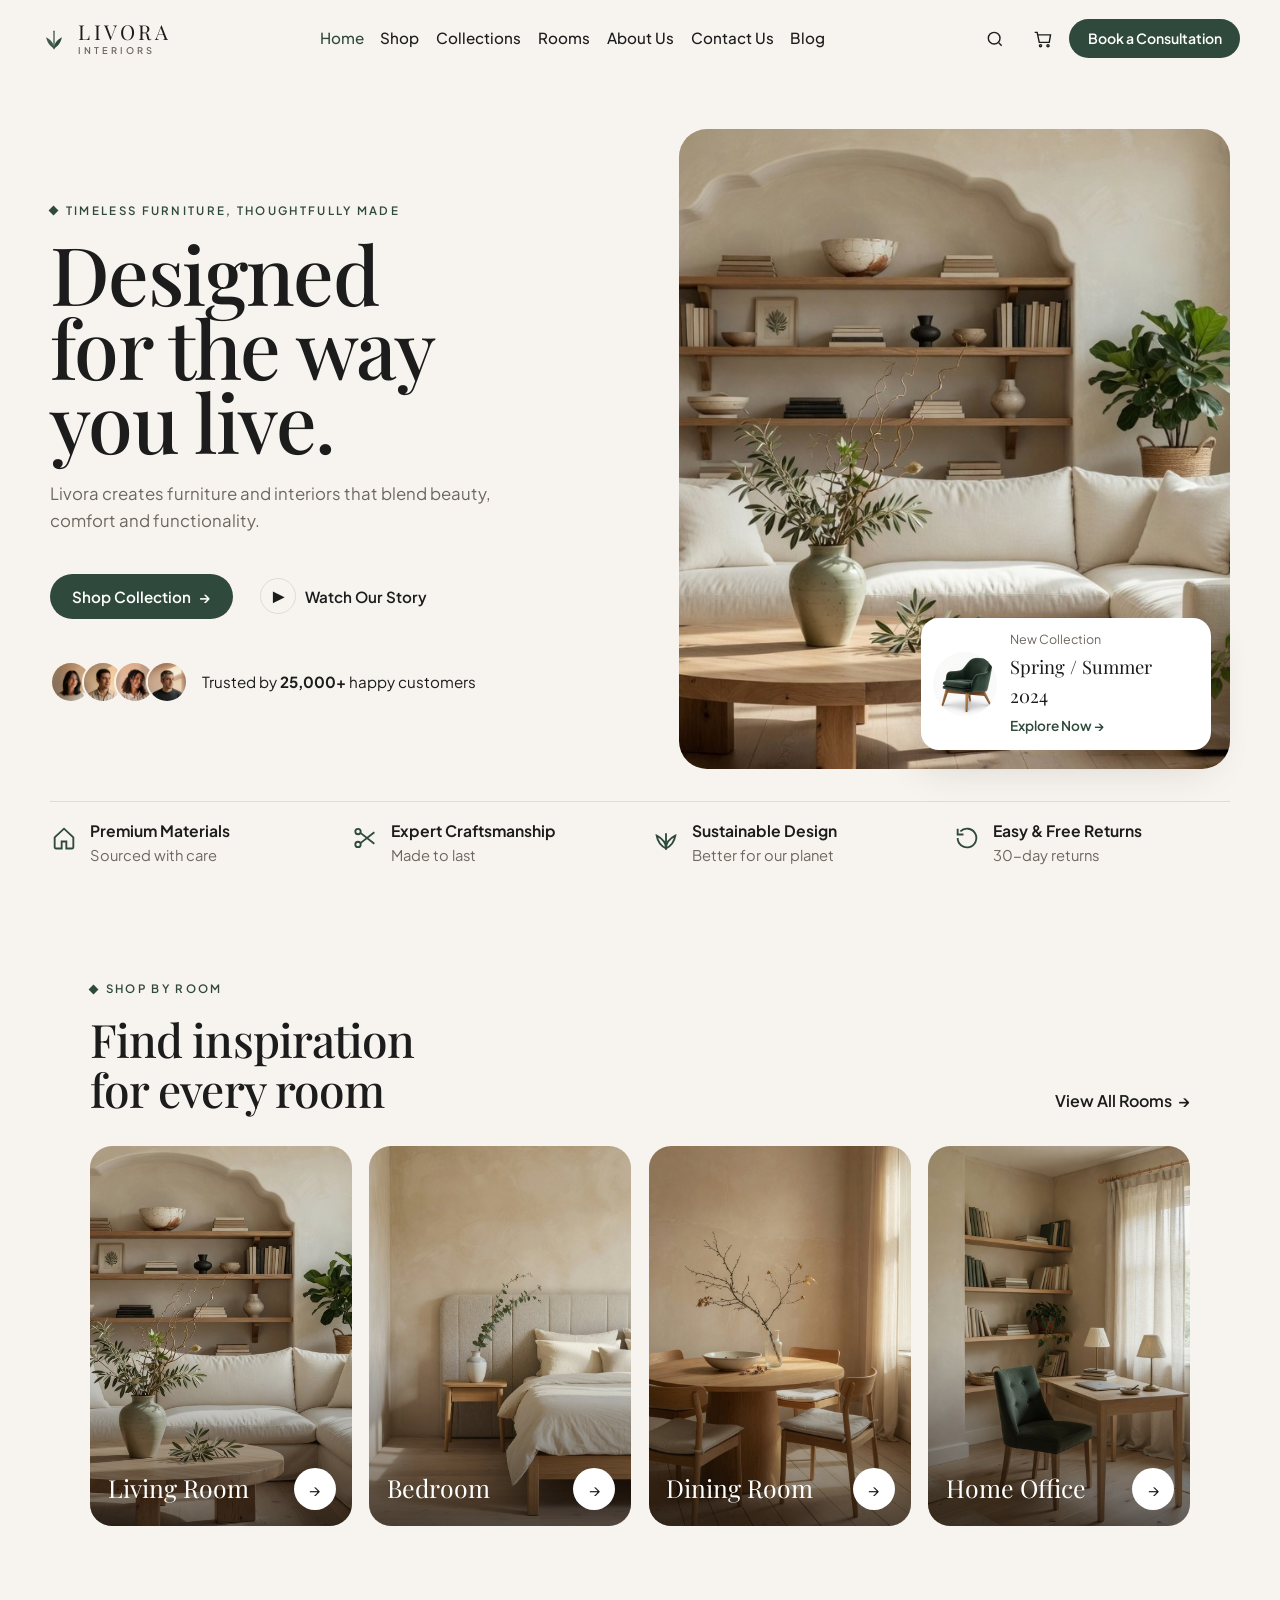
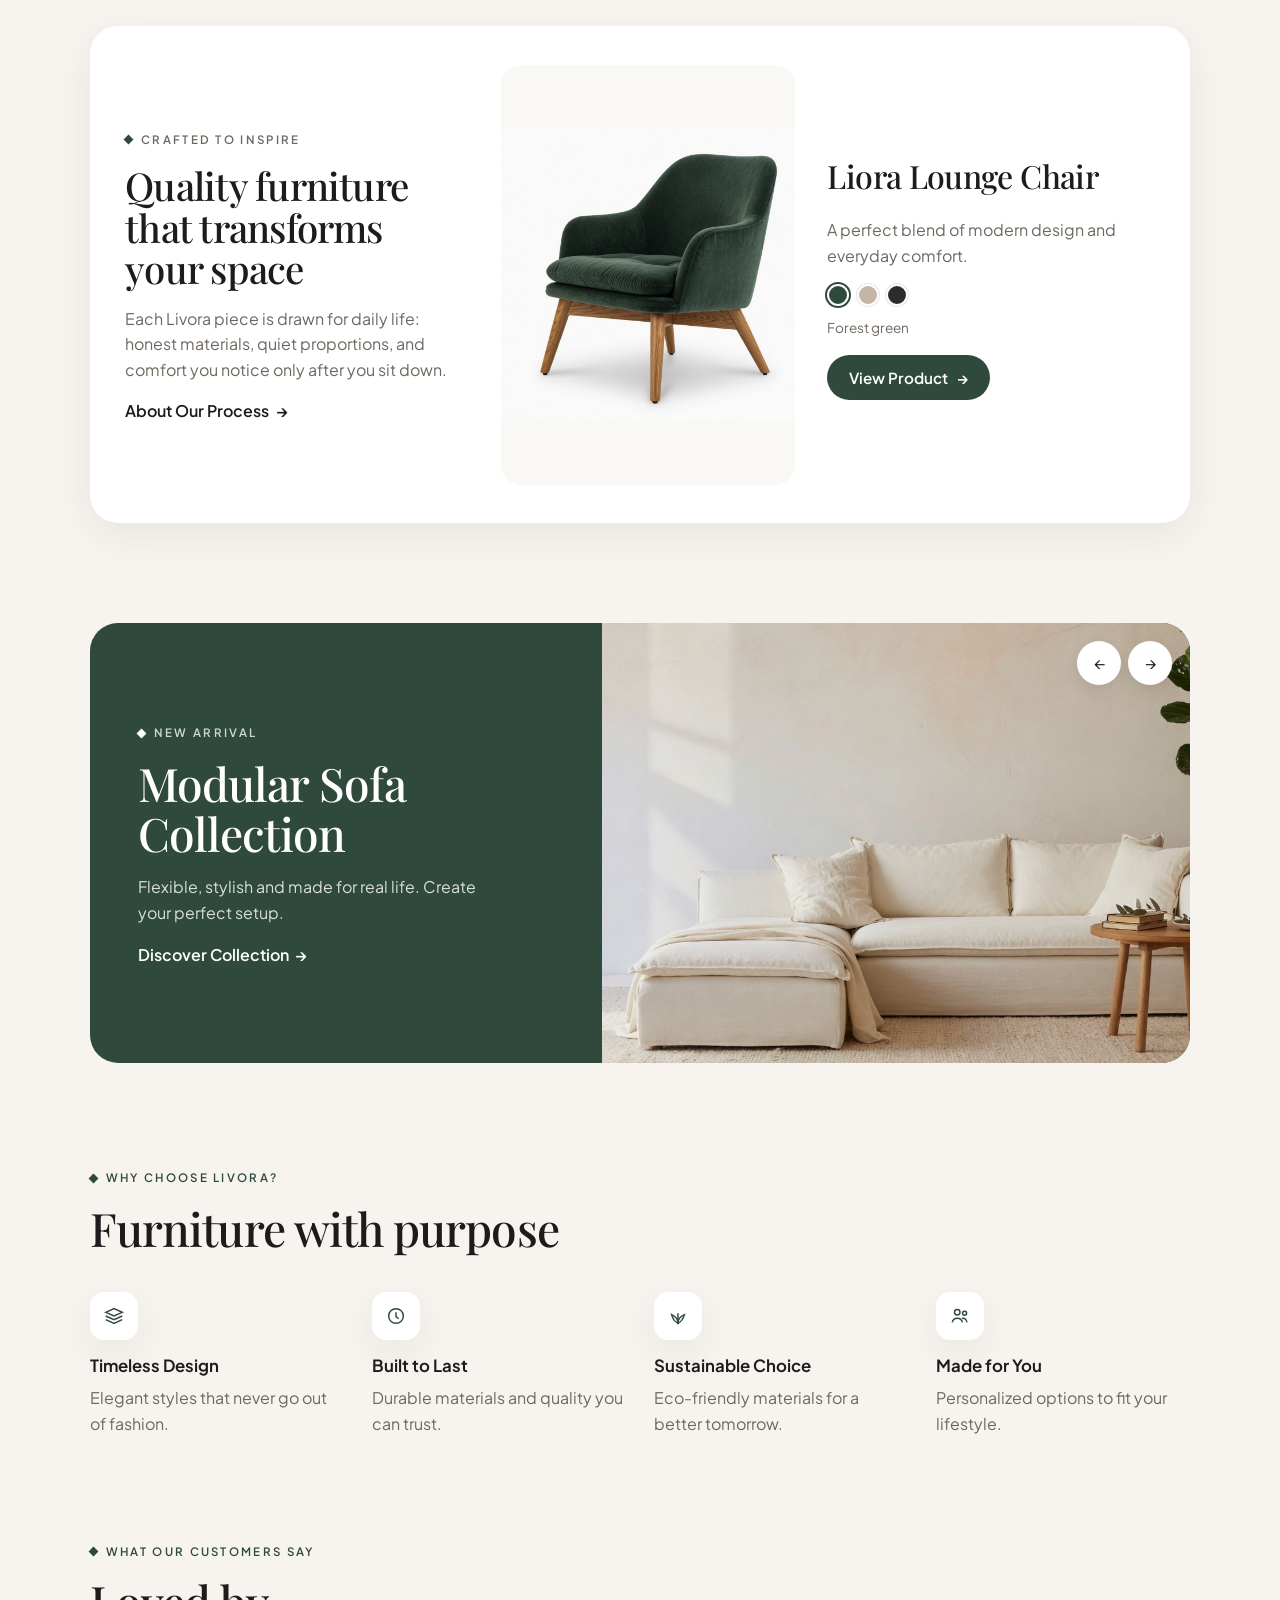
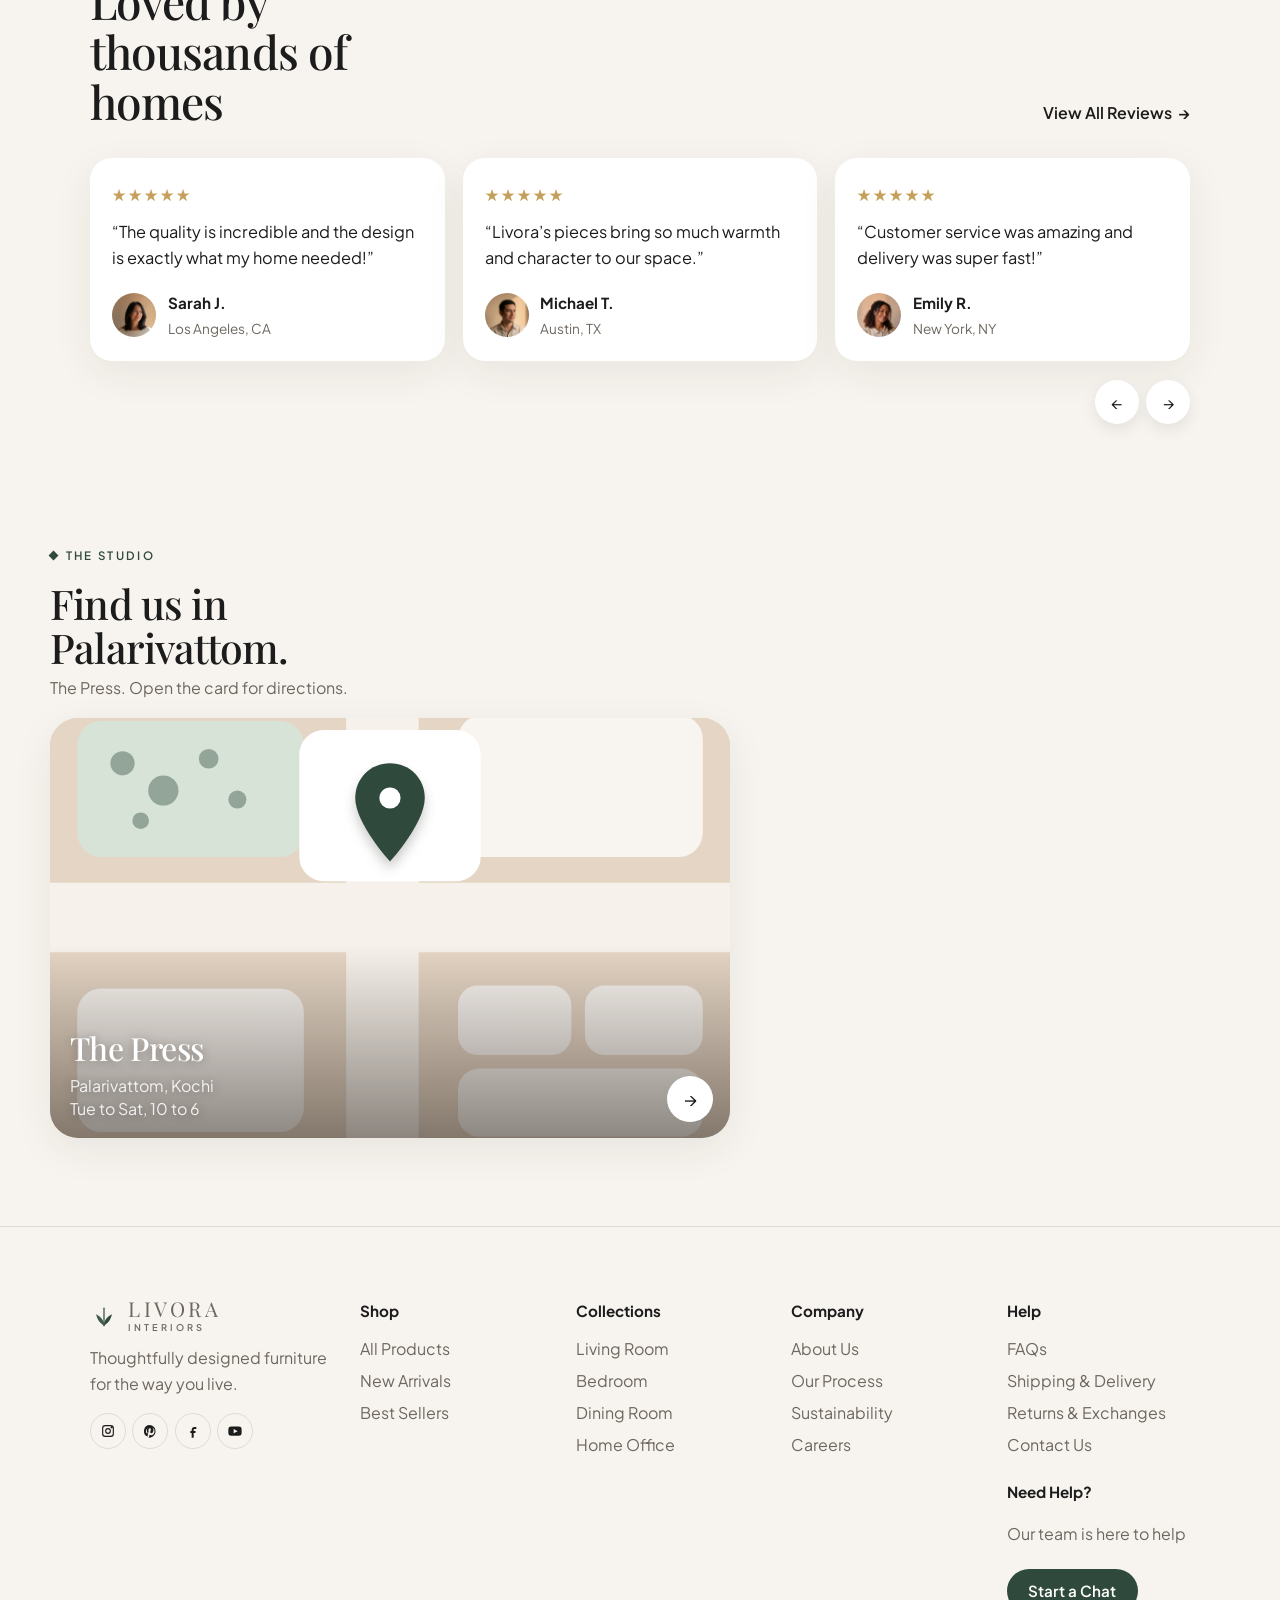
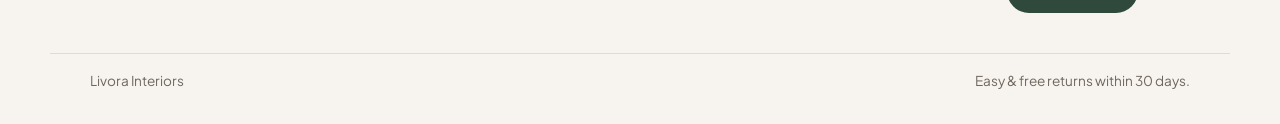
<file: index.html>
<!DOCTYPE html>
<html lang="en">
<head>
  <meta charset="UTF-8">
  <meta name="viewport" content="width=device-width, initial-scale=1">
  <title>Livora Interiors — Designed for the way you live</title>
  <meta name="description" content="Livora creates furniture and interiors that blend beauty, comfort and functionality.">
  <meta name="theme-color" content="#F7F4EF">
  <link rel="icon" href="favicon.svg" type="image/svg+xml">
  <link rel="preconnect" href="https://fonts.googleapis.com">
  <link rel="preconnect" href="https://fonts.gstatic.com" crossorigin>
  <link href="https://fonts.googleapis.com/css2?family=Playfair+Display:ital,wght@0,500;0,600;1,500&family=Plus+Jakarta+Sans:wght@400;500;600;700&display=swap" rel="stylesheet">
  <link rel="stylesheet" href="styles.css">
</head>
<body>
  <a class="skip" href="#main">Skip to content</a>
  <header class="site-header" id="header">
    <a class="logo" href="index.html">
      <svg viewBox="0 0 32 32" aria-hidden="true"><path d="M16 27c0-7 5-11 9-13-1.4 7-5.2 10.4-9 13Z" fill="#2F4A3C"/><path d="M16 27c0-7-5-11-9-13 1.4 7 5.2 10.4 9 13Z" fill="#3D5A4A"/><path d="M16 27V7" stroke="#2F4A3C" stroke-width="1.4" stroke-linecap="round"/></svg>
      <span class="logo-lockup"><span class="logo-name">Livora</span><span class="logo-sub">Interiors</span></span>
    </a>
    <button class="menu-btn" id="menu-btn" type="button" aria-expanded="false" aria-controls="nav">Menu</button>
    <nav class="nav" id="nav" aria-label="Primary">
      <a href="index.html" aria-current="page">Home</a>
      <a href="shop.html">Shop</a>
      <a href="collections.html">Collections</a>
      <a href="rooms.html">Rooms</a>
      <a href="about.html">About Us</a>
      <a href="contact.html">Contact Us</a>
      <a href="blog.html">Blog</a>
    </nav>
    <div class="header-tools">
      <button class="icon-btn" type="button" id="open-search" aria-label="Search">
        <svg width="20" height="20" viewBox="0 0 24 24" fill="none" stroke="currentColor" stroke-width="1.7"><circle cx="11" cy="11" r="7"/><path d="M20 20l-3.5-3.5"/></svg>
      </button>
      <button class="icon-btn" type="button" id="open-cart" aria-label="Cart">
        <svg width="20" height="20" viewBox="0 0 24 24" fill="none" stroke="currentColor" stroke-width="1.7"><path d="M6 7h15l-1.5 9h-12L5 4H2"/><circle cx="9" cy="20" r="1.3"/><circle cx="18" cy="20" r="1.3"/></svg>
        <span class="cart-count" id="cart-count">0</span>
      </button>
      <button class="btn btn-primary" type="button" data-open="consult">Book a Consultation</button>
    </div>
  </header>

  <main id="main">
    <section class="hero wrap" aria-labelledby="hero-title">
      <div class="hero-copy">
        <p class="eyebrow"><span class="diamond" aria-hidden="true"></span> Timeless furniture, thoughtfully made</p>
        <h1 id="hero-title">Designed<br>for the way<br>you live.</h1>
        <p class="lede">Livora creates furniture and interiors that blend beauty, comfort and functionality.</p>
        <div class="hero-ctas">
          <a class="btn btn-primary" href="shop.html">Shop Collection <span class="arrow" aria-hidden="true">→</span></a>
          <button class="btn btn-primary mobile-book" type="button" data-open="consult">Book a Consultation</button>
          <button class="btn btn-ghost" type="button" data-open="story"><span class="play" aria-hidden="true">▶</span> Watch Our Story</button>
        </div>
        <div class="proof">
          <div class="avatars" aria-hidden="true">
            <img src="images/avatar-1.jpg" alt="">
            <img src="images/avatar-2.jpg" alt="">
            <img src="images/avatar-3.jpg" alt="">
            <img src="images/avatar-4.jpg" alt="">
          </div>
          <p>Trusted by <strong>25,000+</strong> happy customers</p>
        </div>
      </div>
      <div class="hero-media">
        <img src="images/hero.jpg" alt="A cream sectional sofa, round oak coffee table, and an arched niche of shelves in a sunlit living room.">
        <a class="float-card" href="collections.html">
          <img src="images/chair.jpg" alt="">
          <div>
            <p class="float-kicker">New Collection</p>
            <p class="float-title">Spring / Summer 2024</p>
            <span>Explore Now →</span>
          </div>
        </a>
      </div>
    </section>

    <section class="trust wrap" aria-label="Promises">
      <article>
        <svg width="28" height="28" viewBox="0 0 24 24" fill="none" stroke="currentColor" stroke-width="1.6" aria-hidden="true"><path d="M4 11.5 12 4l8 7.5V20a1 1 0 0 1-1 1h-5v-6H10v6H5a1 1 0 0 1-1-1v-8.5Z"/></svg>
        <div><h3>Premium Materials</h3><p>Sourced with care</p></div>
      </article>
      <article>
        <svg width="28" height="28" viewBox="0 0 24 24" fill="none" stroke="currentColor" stroke-width="1.6" aria-hidden="true"><circle cx="6" cy="6.5" r="2.3"/><circle cx="6" cy="17.5" r="2.3"/><path d="M8.1 7.6 20 17"/><path d="M8.1 16.4 20 7"/></svg>
        <div><h3>Expert Craftsmanship</h3><p>Made to last</p></div>
      </article>
      <article>
        <svg width="28" height="28" viewBox="0 0 24 24" fill="none" stroke="currentColor" stroke-width="1.6" aria-hidden="true"><path d="M12 21c0-6 4-9 8-11-1 6-4 9-8 11Z"/><path d="M12 21c0-6-4-9-8-11 1 6 4 9 8 11Z"/><path d="M12 21V8"/></svg>
        <div><h3>Sustainable Design</h3><p>Better for our planet</p></div>
      </article>
      <article>
        <svg width="28" height="28" viewBox="0 0 24 24" fill="none" stroke="currentColor" stroke-width="1.6" aria-hidden="true"><path d="M4 12a8 8 0 1 0 2.3-5.6"/><path d="M4 4v5h5"/></svg>
        <div><h3>Easy &amp; Free Returns</h3><p>30-day returns</p></div>
      </article>
    </section>

    <section class="section" id="rooms-home">
      <div class="wrap">
        <div class="section-head">
          <div>
            <p class="eyebrow"><span class="diamond" aria-hidden="true"></span> Shop by room</p>
            <h2>Find inspiration for every room</h2>
          </div>
          <a class="link" href="rooms.html">View All Rooms <span class="arrow">→</span></a>
        </div>
        <div class="rooms">
          <a class="room-card" href="rooms.html#living">
            <img src="images/living.jpg" alt="Cream sectional and oak table in a living room.">
            <span class="room-label">Living Room</span>
            <span class="room-go" aria-hidden="true">→</span>
          </a>
          <a class="room-card" href="rooms.html#bedroom">
            <img src="images/bedroom.jpg" alt="Linen bed and oak night table in a calm bedroom.">
            <span class="room-label">Bedroom</span>
            <span class="room-go" aria-hidden="true">→</span>
          </a>
          <a class="room-card" href="rooms.html#dining">
            <img src="images/dining.jpg" alt="Round oak dining table with linen-seated chairs.">
            <span class="room-label">Dining Room</span>
            <span class="room-go" aria-hidden="true">→</span>
          </a>
          <a class="room-card" href="rooms.html#office">
            <img src="images/office.jpg" alt="Oak desk and green chair in a home office.">
            <span class="room-label">Home Office</span>
            <span class="room-go" aria-hidden="true">→</span>
          </a>
        </div>
      </div>
    </section>

    <section class="section" style="padding-top:0">
      <div class="wrap">
        <div class="feature">
          <div>
            <p class="eyebrow"><span class="diamond" aria-hidden="true"></span> Crafted to inspire</p>
            <h2>Quality furniture that transforms your space</h2>
            <p>Each Livora piece is drawn for daily life: honest materials, quiet proportions, and comfort you notice only after you sit down.</p>
            <a class="link" href="about.html">About Our Process <span class="arrow">→</span></a>
          </div>
          <div class="feature-photo">
            <img src="images/chair.jpg" alt="Liora Lounge Chair in forest-green velvet with oak legs.">
          </div>
          <div>
            <h3 class="serif" style="font-size:2rem;margin:0">Liora Lounge Chair</h3>
            <p>A perfect blend of modern design and everyday comfort.</p>
            <div class="swatches" role="group" aria-label="Colors">
              <button class="swatch is-on" type="button" style="--c:#2F4A3C" data-color="Forest green" aria-label="Forest green"></button>
              <button class="swatch" type="button" style="--c:#C4B5A5" data-color="Taupe" aria-label="Taupe"></button>
              <button class="swatch" type="button" style="--c:#2C2C2C" data-color="Charcoal" aria-label="Charcoal"></button>
            </div>
            <p class="color-name" id="color-name">Forest green</p>
            <a class="btn btn-primary" href="product.html?id=liora&color=Forest%20green">View Product <span class="arrow">→</span></a>
          </div>
        </div>
      </div>
    </section>

    <section class="section" style="padding-top:0" aria-roledescription="carousel" aria-label="New arrival">
      <div class="wrap">
        <div class="arrival">
          <div class="arrival-nav">
            <button class="circle" type="button" id="arrival-prev" aria-label="Previous arrival">←</button>
            <button class="circle" type="button" id="arrival-next" aria-label="Next arrival">→</button>
          </div>
          <div class="arrival-copy">
            <p class="eyebrow" id="arrival-kicker"><span class="diamond" aria-hidden="true"></span> New arrival</p>
            <h2 id="arrival-title">Modular Sofa Collection</h2>
            <p id="arrival-copy">Flexible, stylish and made for real life. Create your perfect setup.</p>
            <a class="link" id="arrival-link" href="collections.html">Discover Collection <span class="arrow">→</span></a>
          </div>
          <div class="arrival-photo">
            <img id="arrival-img" src="images/modular.jpg" alt="Modular cream sofa on a beige rug with a side table and a tall plant.">
          </div>
        </div>
      </div>
    </section>

    <section class="section" style="padding-top:0">
      <div class="wrap">
        <p class="eyebrow"><span class="diamond" aria-hidden="true"></span> Why choose Livora?</p>
        <h2>Furniture with purpose</h2>
        <div class="why">
          <article>
            <div class="icon-blob" aria-hidden="true">
              <svg width="22" height="22" viewBox="0 0 24 24" fill="none" stroke="currentColor" stroke-width="1.6"><path d="M3 8l9-4 9 4-9 4-9-4Z"/><path d="M3 12l9 4 9-4"/><path d="M3 16l9 4 9-4"/></svg>
            </div>
            <h3>Timeless Design</h3>
            <p>Elegant styles that never go out of fashion.</p>
          </article>
          <article>
            <div class="icon-blob" aria-hidden="true">
              <svg width="22" height="22" viewBox="0 0 24 24" fill="none" stroke="currentColor" stroke-width="1.6"><circle cx="12" cy="12" r="8"/><path d="M12 8v5l3 2"/></svg>
            </div>
            <h3>Built to Last</h3>
            <p>Durable materials and quality you can trust.</p>
          </article>
          <article>
            <div class="icon-blob" aria-hidden="true">
              <svg width="22" height="22" viewBox="0 0 24 24" fill="none" stroke="currentColor" stroke-width="1.6"><path d="M12 20c0-5 3.5-8 7-9.5C17.5 16 15 18.5 12 20Z"/><path d="M12 20c0-5-3.5-8-7-9.5C6.5 16 9 18.5 12 20Z"/><path d="M12 20V9"/></svg>
            </div>
            <h3>Sustainable Choice</h3>
            <p>Eco-friendly materials for a better tomorrow.</p>
          </article>
          <article>
            <div class="icon-blob" aria-hidden="true">
              <svg width="22" height="22" viewBox="0 0 24 24" fill="none" stroke="currentColor" stroke-width="1.6"><circle cx="9" cy="8" r="3"/><circle cx="17" cy="9" r="2.2"/><path d="M3.5 19c.6-3 2.8-4.5 5.5-4.5S14 16 14.6 19"/><path d="M14 14.6c1.4-.4 2.6-.2 4 .8 1 1.2 1.4 2.4 1.6 3.6"/></svg>
            </div>
            <h3>Made for You</h3>
            <p>Personalized options to fit your lifestyle.</p>
          </article>
        </div>
      </div>
    </section>

    <section class="section" style="padding-top:0" id="reviews">
      <div class="wrap">
        <div class="section-head">
          <div>
            <p class="eyebrow"><span class="diamond" aria-hidden="true"></span> What our customers say</p>
            <h2>Loved by thousands of homes</h2>
          </div>
          <a class="link" href="blog.html">View All Reviews <span class="arrow">→</span></a>
        </div>
        <div class="reviews" id="review-track">
          <article class="review">
            <div class="stars" aria-label="5 stars">★★★★★</div>
            <blockquote>“The quality is incredible and the design is exactly what my home needed!”</blockquote>
            <div class="who"><img src="images/avatar-1.jpg" alt=""><div><strong>Sarah J.</strong><span>Los Angeles, CA</span></div></div>
          </article>
          <article class="review">
            <div class="stars" aria-label="5 stars">★★★★★</div>
            <blockquote>“Livora’s pieces bring so much warmth and character to our space.”</blockquote>
            <div class="who"><img src="images/avatar-2.jpg" alt=""><div><strong>Michael T.</strong><span>Austin, TX</span></div></div>
          </article>
          <article class="review">
            <div class="stars" aria-label="5 stars">★★★★★</div>
            <blockquote>“Customer service was amazing and delivery was super fast!”</blockquote>
            <div class="who"><img src="images/avatar-3.jpg" alt=""><div><strong>Emily R.</strong><span>New York, NY</span></div></div>
          </article>
        </div>
        <div class="carousel-row">
          <button class="circle" type="button" id="review-prev" aria-label="Previous reviews">←</button>
          <button class="circle" type="button" id="review-next" aria-label="Next reviews">→</button>
        </div>
      </div>
    </section>

    <section class="store-map wrap" id="store-map" aria-label="Store location">
      <p class="eyebrow"><span class="diamond"></span> The studio</p>
      <h2>Find us in Palarivattom.</h2>
      <p class="lede muted">The Press. Open the card for directions.</p>
      <a class="map-visit" href="https://www.google.com/maps/search/?api=1&amp;query=Palarivattom%2C%20Kochi" target="_blank" rel="noopener noreferrer" aria-label="Directions to The Press in Palarivattom, Kochi. Open Tuesday to Saturday, 10 to 6.">
        <svg viewBox="0 0 900 620" preserveAspectRatio="xMidYMid slice" aria-hidden="true">
          <rect width="900" height="620" fill="#e4d5c4"/>
          <path d="M0 250h900v92H0z" fill="#f6f1ea"/>
          <path d="M392 0h96v620h-96z" fill="#f6f1ea"/>
          <g fill="#f8f4ef">
            <rect x="540" y="28" width="324" height="188" rx="32"/>
            <rect x="36" y="390" width="300" height="190" rx="32"/>
            <rect x="540" y="386" width="150" height="92" rx="26"/>
            <rect x="540" y="496" width="324" height="90" rx="28"/>
            <rect x="708" y="386" width="156" height="92" rx="26"/>
          </g>
          <rect x="36" y="36" width="300" height="180" rx="32" fill="#d7e3d6"/>
          <g fill="#2F4A3C" opacity="0.4">
            <circle cx="96" cy="92" r="16"/>
            <circle cx="150" cy="128" r="20"/>
            <circle cx="210" cy="86" r="13"/>
            <circle cx="248" cy="140" r="12"/>
            <circle cx="120" cy="168" r="11"/>
          </g>
          <rect x="330" y="48" width="240" height="200" rx="32" fill="#fff"/>
          <g style="filter:drop-shadow(0px 10px 8px rgba(28,22,16,0.22))">
            <path d="M450 92c-26 0-46 20-46 46 0 34 46 84 46 84s46-50 46-84c0-26-20-46-46-46z" fill="#2F4A3C"/>
            <circle cx="450" cy="138" r="14" fill="#fff"/>
          </g>
        </svg>
        <span class="map-copy">
          <strong>The Press</strong>
          <span>Palarivattom, Kochi</span>
          <span>Tue to Sat, 10 to 6</span>
        </span>
        <span class="map-go" aria-hidden="true">→</span>
      </a>
    </section>
  </main>

  <footer class="footer">
    <div class="wrap footer-grid">
      <div>
        <a class="logo" href="index.html">
          <svg viewBox="0 0 32 32" aria-hidden="true" width="28" height="28"><path d="M16 27c0-7 5-11 9-13-1.4 7-5.2 10.4-9 13Z" fill="#2F4A3C"/><path d="M16 27c0-7-5-11-9-13 1.4 7 5.2 10.4 9 13Z" fill="#3D5A4A"/><path d="M16 27V7" stroke="#2F4A3C" stroke-width="1.4" stroke-linecap="round"/></svg>
          <span class="logo-lockup"><span class="logo-name">Livora</span><span class="logo-sub">Interiors</span></span>
        </a>
        <p class="brand-blurb">Thoughtfully designed furniture for the way you live.</p>
        <div class="socials" aria-label="Social">
          <a href="https://instagram.com" aria-label="Instagram"><svg width="16" height="16" viewBox="0 0 24 24" fill="none" stroke="currentColor" stroke-width="1.7"><rect x="4" y="4" width="16" height="16" rx="4"/><circle cx="12" cy="12" r="3.5"/><circle cx="17.5" cy="6.5" r="0.8" fill="currentColor"/></svg></a>
          <a href="https://pinterest.com" aria-label="Pinterest"><svg width="16" height="16" viewBox="0 0 24 24" fill="currentColor"><path d="M12 3a9 9 0 0 0-3.3 17.4c-.1-.7-.2-1.8 0-2.6l1.3-5.4s-.3-.7-.3-1.7c0-1.6.9-2.8 2.1-2.8 1 0 1.5.7 1.5 1.6 0 1-.6 2.4-.9 3.8-.3 1.1.5 2 1.6 2 1.9 0 3.2-2.4 3.2-5.3 0-2.2-1.5-3.8-4.2-3.8A4.6 4.6 0 0 0 7.4 12c0 .9.3 1.8.7 2.3.1.1.1.2.1.3l-.3 1c0 .2-.2.2-.3.1-1.1-.5-1.6-1.8-1.6-3.3 0-2.7 2.3-5.9 6.8-5.9 3.6 0 6 2.6 6 5.4 0 3.7-2 6.5-5 6.5-1 0-1.9-.5-2.3-1.2l-.6 2.4c-.2.8-.7 1.7-1.1 2.3A9 9 0 1 0 12 3Z"/></svg></a>
          <a href="https://facebook.com" aria-label="Facebook"><svg width="16" height="16" viewBox="0 0 24 24" fill="currentColor"><path d="M14 9h3V6h-3c-2.2 0-4 1.8-4 4v2H8v3h2v7h3v-7h2.6l.4-3H13v-2c0-.6.4-1 1-1Z"/></svg></a>
          <a href="https://youtube.com" aria-label="YouTube"><svg width="16" height="16" viewBox="0 0 24 24" fill="currentColor"><path d="M22 12.2s0-3.2-.4-4.6c-.2-.9-.9-1.6-1.8-1.8C18.2 5.4 12 5.4 12 5.4s-6.2 0-7.8.4c-.9.2-1.6.9-1.8 1.8C2 9 2 12.2 2 12.2s0 3.2.4 4.6c.2.9.9 1.6 1.8 1.8 1.6.4 7.8.4 7.8.4s6.2 0 7.8-.4c.9-.2 1.6-.9 1.8-1.8.4-1.4.4-4.6.4-4.6ZM10 15.5v-6.6l6 3.3-6 3.3Z"/></svg></a>
        </div>
      </div>
      <div>
        <h3>Shop</h3>
        <ul>
          <li><a href="shop.html">All Products</a></li>
          <li><a href="shop.html#new">New Arrivals</a></li>
          <li><a href="shop.html#best">Best Sellers</a></li>
        </ul>
      </div>
      <div>
        <h3>Collections</h3>
        <ul>
          <li><a href="rooms.html#living">Living Room</a></li>
          <li><a href="rooms.html#bedroom">Bedroom</a></li>
          <li><a href="rooms.html#dining">Dining Room</a></li>
          <li><a href="rooms.html#office">Home Office</a></li>
        </ul>
      </div>
      <div>
        <h3>Company</h3>
        <ul>
          <li><a href="about.html">About Us</a></li>
          <li><a href="about.html#process">Our Process</a></li>
          <li><a href="about.html#sustain">Sustainability</a></li>
          <li><a href="about.html#careers">Careers</a></li>
        </ul>
      </div>
      <div>
        <h3>Help</h3>
        <ul>
          <li><a href="blog.html#help">FAQs</a></li>
          <li><a href="blog.html#help">Shipping &amp; Delivery</a></li>
          <li><a href="blog.html#help">Returns &amp; Exchanges</a></li>
          <li><a href="contact.html">Contact Us</a></li>
        </ul>
        <h3 style="margin-top:1.4rem">Need Help?</h3>
        <p>Our team is here to help</p>
        <button class="btn btn-primary" type="button" data-open="chat" style="margin-top:.4rem">Start a Chat</button>
      </div>
    </div>
    <div class="wrap legal"><span>Livora Interiors</span><span>Easy &amp; free returns within 30 days.</span></div>
  </footer>

  <dialog id="consult">
    <button class="dialog-close" type="button" data-close>Close</button>
    <h2>Book a consultation</h2>
    <p class="muted">Tell us the room. This preview keeps your note in the browser.</p>
    <form id="consult-form">
      <label>Name<input name="name" required autocomplete="name"></label>
      <label>Email<input type="email" name="email" required autocomplete="email"></label>
      <label>Room
        <select name="room">
          <option>Living room</option>
          <option>Bedroom</option>
          <option>Dining room</option>
          <option>Home office</option>
        </select>
      </label>
      <button class="btn btn-primary" type="submit">Request a time <span class="arrow">→</span></button>
    </form>
  </dialog>

  <dialog id="story">
    <button class="dialog-close" type="button" data-close>Close</button>
    <h2>Watch our story</h2>
    <img src="images/hero.jpg" alt="The Livora living room" style="border-radius:16px;margin:0.8rem 0;height:220px;width:100%;object-fit:cover">
    <p class="muted">A short film from the workshop is still being cut. Until then, walk the collection room by room.</p>
    <a class="btn btn-primary" href="rooms.html">View the rooms <span class="arrow">→</span></a>
  </dialog>

  <dialog id="search">
    <button class="dialog-close" type="button" data-close>Close</button>
    <h2>Search</h2>
    <label>Find a piece<input id="search-input" type="search" placeholder="Chair, sofa, bedroom…"></label>
    <div class="search-list" id="search-list"></div>
  </dialog>

  <dialog id="cart">
    <button class="dialog-close" type="button" data-close>Close</button>
    <h2>Your cart</h2>
    <div id="cart-body"></div>
  </dialog>

  <dialog id="chat">
    <button class="dialog-close" type="button" data-close>Close</button>
    <h2>Start a chat</h2>
    <p class="muted">Our team is here to help. Leave a note and we’ll answer in this preview.</p>
    <form id="chat-form">
      <label>Message<textarea name="message" rows="4" required></textarea></label>
      <button class="btn btn-primary" type="submit">Send <span class="arrow">→</span></button>
    </form>
  </dialog>

  <script src="script.js"></script>
</body>
</html>
</file>
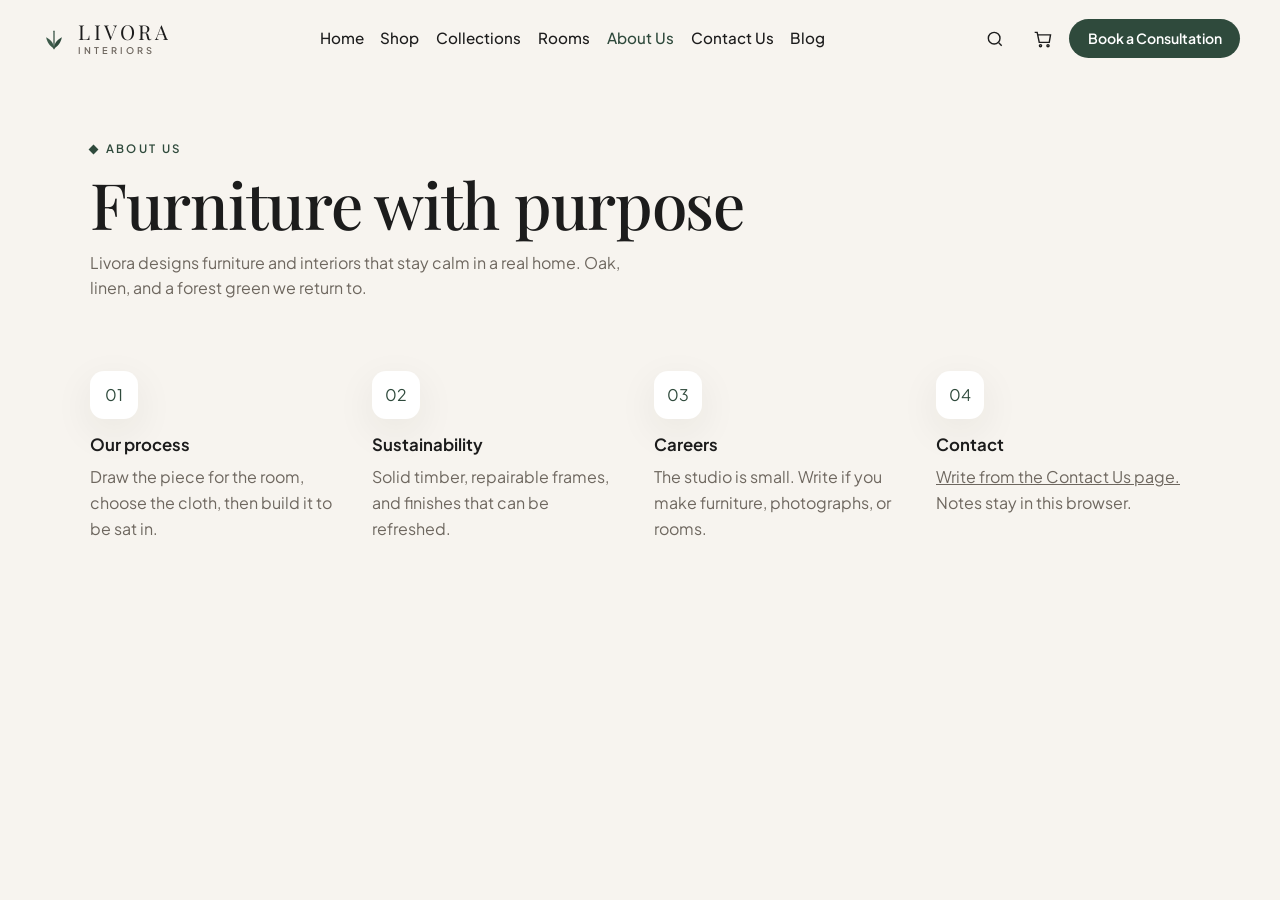
<file: about.html>
<!DOCTYPE html>
<html lang="en">
<head>
  <meta charset="UTF-8">
  <meta name="viewport" content="width=device-width, initial-scale=1">
  <title>About Us — Livora Interiors</title>
  <link rel="icon" href="favicon.svg" type="image/svg+xml">
  <link rel="preconnect" href="https://fonts.googleapis.com">
  <link rel="preconnect" href="https://fonts.gstatic.com" crossorigin>
  <link href="https://fonts.googleapis.com/css2?family=Playfair+Display:wght@500;600&family=Plus+Jakarta+Sans:wght@400;500;600;700&display=swap" rel="stylesheet">
  <link rel="stylesheet" href="styles.css">
</head>
<body>
  <header class="site-header" id="header">
    <a class="logo" href="index.html"><svg viewBox="0 0 32 32" aria-hidden="true"><path d="M16 27c0-7 5-11 9-13-1.4 7-5.2 10.4-9 13Z" fill="#2F4A3C"/><path d="M16 27c0-7-5-11-9-13 1.4 7 5.2 10.4 9 13Z" fill="#3D5A4A"/><path d="M16 27V7" stroke="#2F4A3C" stroke-width="1.4" stroke-linecap="round"/></svg><span class="logo-lockup"><span class="logo-name">Livora</span><span class="logo-sub">Interiors</span></span></a>
    <button class="menu-btn" id="menu-btn" type="button" aria-expanded="false" aria-controls="nav">Menu</button>
    <nav class="nav" id="nav" aria-label="Primary">
      <a href="index.html">Home</a><a href="shop.html">Shop</a><a href="collections.html">Collections</a><a href="rooms.html">Rooms</a><a href="about.html" aria-current="page">About Us</a><a href="contact.html">Contact Us</a><a href="blog.html">Blog</a>
    </nav>
    <div class="header-tools">
      <button class="icon-btn" type="button" id="open-search" aria-label="Search"><svg width="20" height="20" viewBox="0 0 24 24" fill="none" stroke="currentColor" stroke-width="1.7"><circle cx="11" cy="11" r="7"/><path d="M20 20l-3.5-3.5"/></svg></button>
      <button class="icon-btn" type="button" id="open-cart" aria-label="Cart"><svg width="20" height="20" viewBox="0 0 24 24" fill="none" stroke="currentColor" stroke-width="1.7"><path d="M6 7h15l-1.5 9h-12L5 4H2"/><circle cx="9" cy="20" r="1.3"/><circle cx="18" cy="20" r="1.3"/></svg><span class="cart-count" id="cart-count">0</span></button>
      <button class="btn btn-primary" type="button" data-open="consult">Book a Consultation</button>
    </div>
  </header>
  <main class="wrap" style="padding-bottom:4rem">
    <header class="subhero">
      <p class="eyebrow"><span class="diamond"></span> About us</p>
      <h1>Furniture with purpose</h1>
      <p class="muted" style="max-width:46ch">Livora designs furniture and interiors that stay calm in a real home. Oak, linen, and a forest green we return to.</p>
    </header>
    <div class="why">
      <article id="process"><div class="icon-blob">01</div><h3>Our process</h3><p>Draw the piece for the room, choose the cloth, then build it to be sat in.</p></article>
      <article id="sustain"><div class="icon-blob">02</div><h3>Sustainability</h3><p>Solid timber, repairable frames, and finishes that can be refreshed.</p></article>
      <article id="careers"><div class="icon-blob">03</div><h3>Careers</h3><p>The studio is small. Write if you make furniture, photographs, or rooms.</p></article>
      <article id="contact"><div class="icon-blob">04</div><h3>Contact</h3><p><a href="contact.html">Write from the Contact Us page.</a> Notes stay in this browser.</p></article>
    </div>
  </main>
  <dialog id="search"><button class="dialog-close" type="button" data-close>Close</button><h2>Search</h2><label>Find a piece<input id="search-input" type="search"></label><div class="search-list" id="search-list"></div></dialog>
  <dialog id="cart"><button class="dialog-close" type="button" data-close>Close</button><h2>Your cart</h2><div id="cart-body"></div></dialog>
  <dialog id="consult">
    <button class="dialog-close" type="button" data-close>Close</button>
    <h2>Book a consultation</h2>
    <p class="muted">Tell us the room. This preview keeps your note in the browser.</p>
    <form id="consult-form">
      <label>Name<input name="name" required autocomplete="name"></label>
      <label>Email<input type="email" name="email" required autocomplete="email"></label>
      <label>Room
        <select name="room">
          <option>Living room</option>
          <option>Bedroom</option>
          <option>Dining room</option>
          <option>Home office</option>
        </select>
      </label>
      <button class="btn btn-primary" type="submit">Request a time <span class="arrow">→</span></button>
    </form>
  </dialog>
  <script src="script.js"></script>
</body>
</html>
</file>
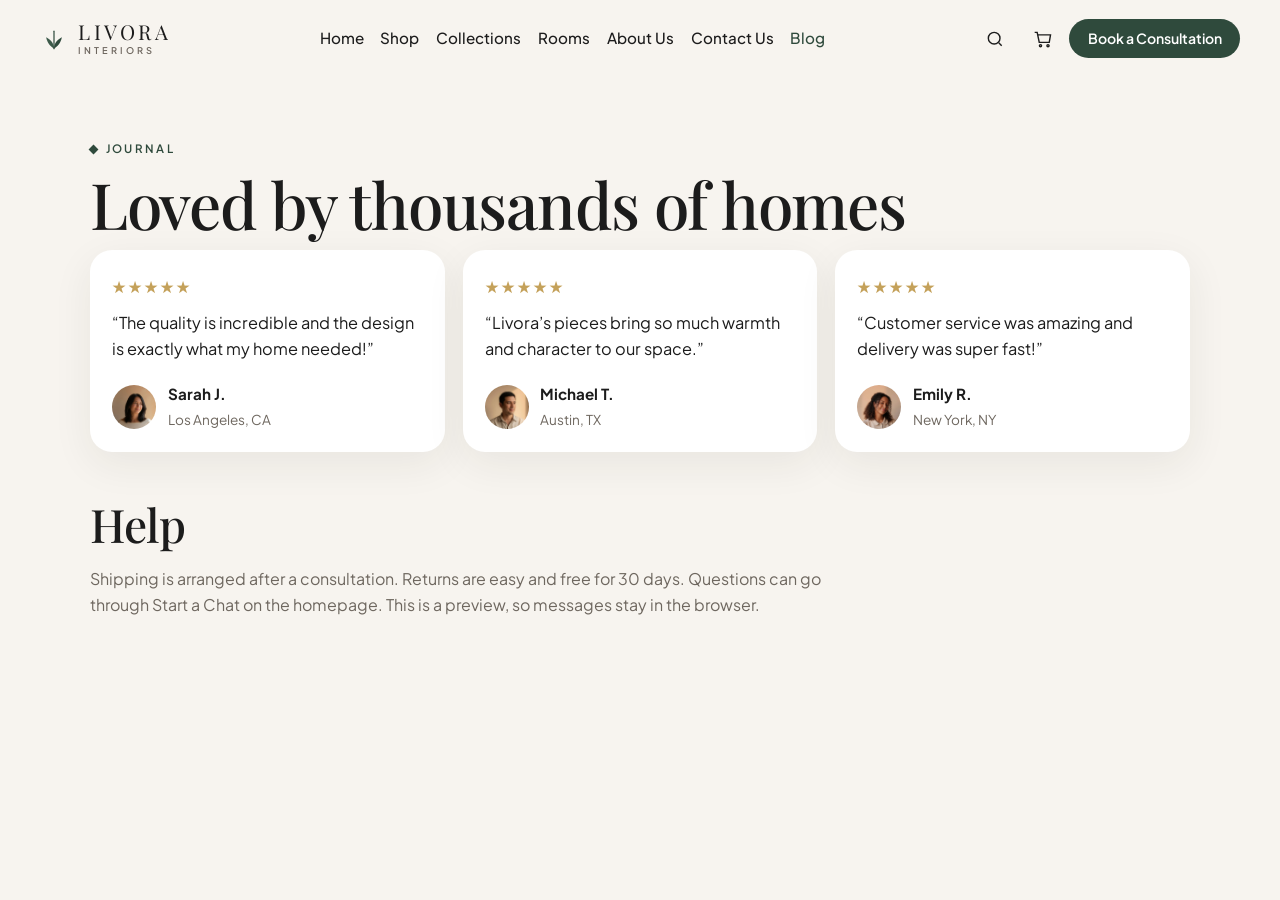
<file: blog.html>
<!DOCTYPE html>
<html lang="en">
<head>
  <meta charset="UTF-8">
  <meta name="viewport" content="width=device-width, initial-scale=1">
  <title>Blog — Livora Interiors</title>
  <link rel="icon" href="favicon.svg" type="image/svg+xml">
  <link rel="preconnect" href="https://fonts.googleapis.com">
  <link rel="preconnect" href="https://fonts.gstatic.com" crossorigin>
  <link href="https://fonts.googleapis.com/css2?family=Playfair+Display:wght@500;600&family=Plus+Jakarta+Sans:wght@400;500;600;700&display=swap" rel="stylesheet">
  <link rel="stylesheet" href="styles.css">
</head>
<body>
  <header class="site-header" id="header">
    <a class="logo" href="index.html"><svg viewBox="0 0 32 32" aria-hidden="true"><path d="M16 27c0-7 5-11 9-13-1.4 7-5.2 10.4-9 13Z" fill="#2F4A3C"/><path d="M16 27c0-7-5-11-9-13 1.4 7 5.2 10.4 9 13Z" fill="#3D5A4A"/><path d="M16 27V7" stroke="#2F4A3C" stroke-width="1.4" stroke-linecap="round"/></svg><span class="logo-lockup"><span class="logo-name">Livora</span><span class="logo-sub">Interiors</span></span></a>
    <button class="menu-btn" id="menu-btn" type="button" aria-expanded="false" aria-controls="nav">Menu</button>
    <nav class="nav" id="nav" aria-label="Primary">
      <a href="index.html">Home</a><a href="shop.html">Shop</a><a href="collections.html">Collections</a><a href="rooms.html">Rooms</a><a href="about.html">About Us</a><a href="contact.html">Contact Us</a><a href="blog.html" aria-current="page">Blog</a>
    </nav>
    <div class="header-tools">
      <button class="icon-btn" type="button" id="open-search" aria-label="Search"><svg width="20" height="20" viewBox="0 0 24 24" fill="none" stroke="currentColor" stroke-width="1.7"><circle cx="11" cy="11" r="7"/><path d="M20 20l-3.5-3.5"/></svg></button>
      <button class="icon-btn" type="button" id="open-cart" aria-label="Cart"><svg width="20" height="20" viewBox="0 0 24 24" fill="none" stroke="currentColor" stroke-width="1.7"><path d="M6 7h15l-1.5 9h-12L5 4H2"/><circle cx="9" cy="20" r="1.3"/><circle cx="18" cy="20" r="1.3"/></svg><span class="cart-count" id="cart-count">0</span></button>
      <button class="btn btn-primary" type="button" data-open="consult">Book a Consultation</button>
    </div>
  </header>
  <main class="wrap" style="padding-bottom:4rem">
    <header class="subhero">
      <p class="eyebrow"><span class="diamond"></span> Journal</p>
      <h1>Loved by thousands of homes</h1>
    </header>
    <div class="reviews">
      <article class="review"><div class="stars">★★★★★</div><blockquote>“The quality is incredible and the design is exactly what my home needed!”</blockquote><div class="who"><img src="images/avatar-1.jpg" alt=""><div><strong>Sarah J.</strong><span>Los Angeles, CA</span></div></div></article>
      <article class="review"><div class="stars">★★★★★</div><blockquote>“Livora’s pieces bring so much warmth and character to our space.”</blockquote><div class="who"><img src="images/avatar-2.jpg" alt=""><div><strong>Michael T.</strong><span>Austin, TX</span></div></div></article>
      <article class="review"><div class="stars">★★★★★</div><blockquote>“Customer service was amazing and delivery was super fast!”</blockquote><div class="who"><img src="images/avatar-3.jpg" alt=""><div><strong>Emily R.</strong><span>New York, NY</span></div></div></article>
    </div>
    <article id="help" style="margin-top:3rem;max-width:62ch">
      <h2>Help</h2>
      <p class="muted">Shipping is arranged after a consultation. Returns are easy and free for 30 days. Questions can go through Start a Chat on the homepage. This is a preview, so messages stay in the browser.</p>
    </article>
  </main>
  <dialog id="search"><button class="dialog-close" type="button" data-close>Close</button><h2>Search</h2><label>Find a piece<input id="search-input" type="search"></label><div class="search-list" id="search-list"></div></dialog>
  <dialog id="cart"><button class="dialog-close" type="button" data-close>Close</button><h2>Your cart</h2><div id="cart-body"></div></dialog>
  <dialog id="consult">
    <button class="dialog-close" type="button" data-close>Close</button>
    <h2>Book a consultation</h2>
    <p class="muted">Tell us the room. This preview keeps your note in the browser.</p>
    <form id="consult-form">
      <label>Name<input name="name" required autocomplete="name"></label>
      <label>Email<input type="email" name="email" required autocomplete="email"></label>
      <label>Room
        <select name="room">
          <option>Living room</option>
          <option>Bedroom</option>
          <option>Dining room</option>
          <option>Home office</option>
        </select>
      </label>
      <button class="btn btn-primary" type="submit">Request a time <span class="arrow">→</span></button>
    </form>
  </dialog>
  <script src="script.js"></script>
</body>
</html>
</file>
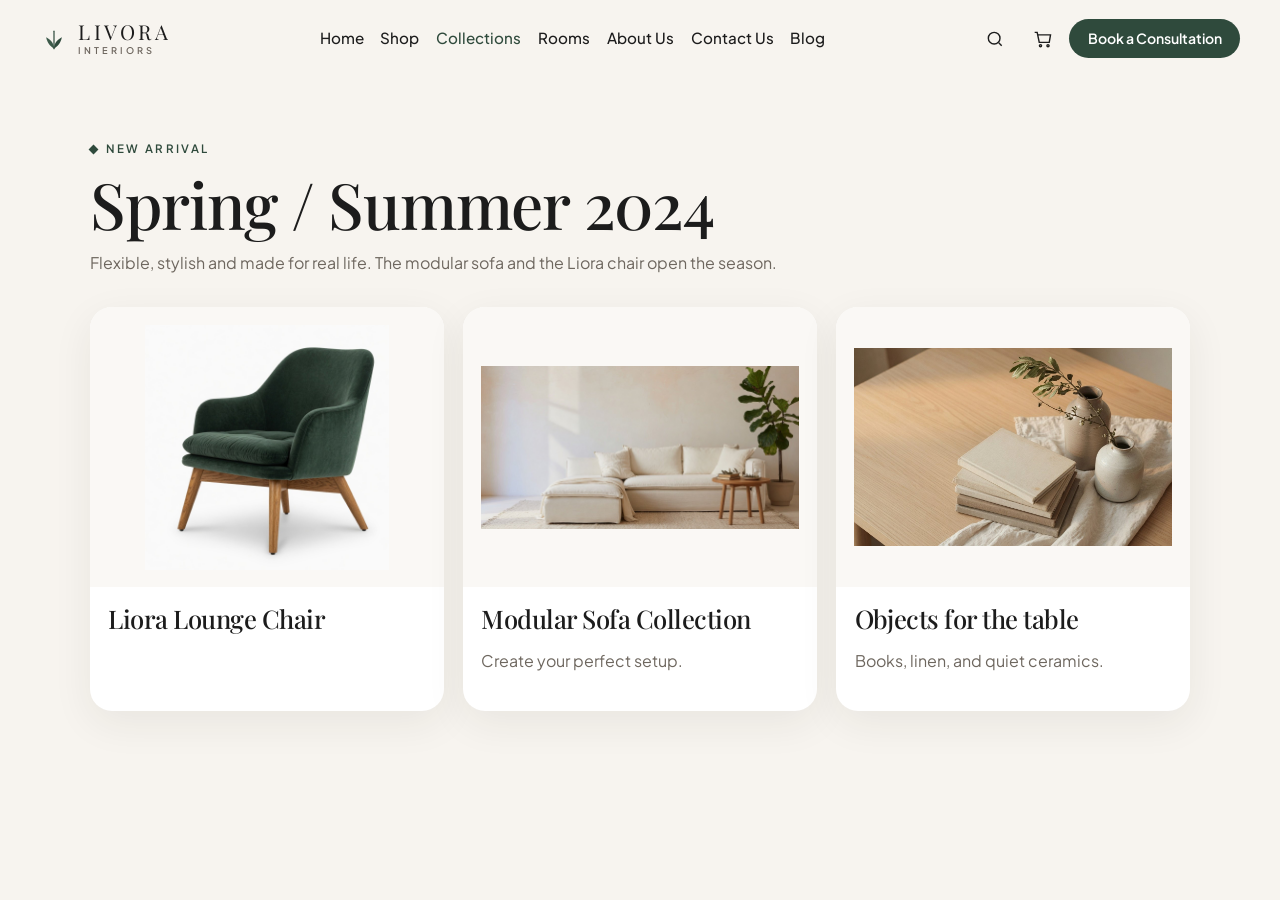
<file: collections.html>
<!DOCTYPE html>
<html lang="en">
<head>
  <meta charset="UTF-8">
  <meta name="viewport" content="width=device-width, initial-scale=1">
  <title>Collections — Livora Interiors</title>
  <link rel="icon" href="favicon.svg" type="image/svg+xml">
  <link rel="preconnect" href="https://fonts.googleapis.com">
  <link rel="preconnect" href="https://fonts.gstatic.com" crossorigin>
  <link href="https://fonts.googleapis.com/css2?family=Playfair+Display:wght@500;600&family=Plus+Jakarta+Sans:wght@400;500;600;700&display=swap" rel="stylesheet">
  <link rel="stylesheet" href="styles.css">
</head>
<body>
  <header class="site-header" id="header">
    <a class="logo" href="index.html"><svg viewBox="0 0 32 32" aria-hidden="true"><path d="M16 27c0-7 5-11 9-13-1.4 7-5.2 10.4-9 13Z" fill="#2F4A3C"/><path d="M16 27c0-7-5-11-9-13 1.4 7 5.2 10.4 9 13Z" fill="#3D5A4A"/><path d="M16 27V7" stroke="#2F4A3C" stroke-width="1.4" stroke-linecap="round"/></svg><span class="logo-lockup"><span class="logo-name">Livora</span><span class="logo-sub">Interiors</span></span></a>
    <button class="menu-btn" id="menu-btn" type="button" aria-expanded="false" aria-controls="nav">Menu</button>
    <nav class="nav" id="nav" aria-label="Primary">
      <a href="index.html">Home</a><a href="shop.html">Shop</a><a href="collections.html" aria-current="page">Collections</a><a href="rooms.html">Rooms</a><a href="about.html">About Us</a><a href="contact.html">Contact Us</a><a href="blog.html">Blog</a>
    </nav>
    <div class="header-tools">
      <button class="icon-btn" type="button" id="open-search" aria-label="Search"><svg width="20" height="20" viewBox="0 0 24 24" fill="none" stroke="currentColor" stroke-width="1.7"><circle cx="11" cy="11" r="7"/><path d="M20 20l-3.5-3.5"/></svg></button>
      <button class="icon-btn" type="button" id="open-cart" aria-label="Cart"><svg width="20" height="20" viewBox="0 0 24 24" fill="none" stroke="currentColor" stroke-width="1.7"><path d="M6 7h15l-1.5 9h-12L5 4H2"/><circle cx="9" cy="20" r="1.3"/><circle cx="18" cy="20" r="1.3"/></svg><span class="cart-count" id="cart-count">0</span></button>
      <button class="btn btn-primary" type="button" data-open="consult">Book a Consultation</button>
    </div>
  </header>
  <main class="wrap">
    <header class="subhero">
      <p class="eyebrow"><span class="diamond"></span> New arrival</p>
      <h1>Spring / Summer 2024</h1>
      <p class="muted">Flexible, stylish and made for real life. The modular sofa and the Liora chair open the season.</p>
    </header>
    <div class="catalog">
      <a class="product-card" href="product.html?id=liora"><img src="images/chair.jpg" alt="Green lounge chair"><div><h2 class="serif" style="font-size:1.6rem;margin:0">Liora Lounge Chair</h2></div></a>
      <a class="product-card" href="rooms.html#living"><img src="images/modular.jpg" alt="Modular sofa"><div><h2 class="serif" style="font-size:1.6rem;margin:0">Modular Sofa Collection</h2><p class="muted">Create your perfect setup.</p></div></a>
      <a class="product-card" href="rooms.html"><img src="images/still.jpg" alt="Still life of books and vases"><div><h2 class="serif" style="font-size:1.6rem;margin:0">Objects for the table</h2><p class="muted">Books, linen, and quiet ceramics.</p></div></a>
    </div>
  </main>
  <dialog id="search"><button class="dialog-close" type="button" data-close>Close</button><h2>Search</h2><label>Find a piece<input id="search-input" type="search"></label><div class="search-list" id="search-list"></div></dialog>
  <dialog id="cart"><button class="dialog-close" type="button" data-close>Close</button><h2>Your cart</h2><div id="cart-body"></div></dialog>
  <dialog id="consult">
    <button class="dialog-close" type="button" data-close>Close</button>
    <h2>Book a consultation</h2>
    <p class="muted">Tell us the room. This preview keeps your note in the browser.</p>
    <form id="consult-form">
      <label>Name<input name="name" required autocomplete="name"></label>
      <label>Email<input type="email" name="email" required autocomplete="email"></label>
      <label>Room
        <select name="room">
          <option>Living room</option>
          <option>Bedroom</option>
          <option>Dining room</option>
          <option>Home office</option>
        </select>
      </label>
      <button class="btn btn-primary" type="submit">Request a time <span class="arrow">→</span></button>
    </form>
  </dialog>
  <script src="script.js"></script>
</body>
</html>
</file>
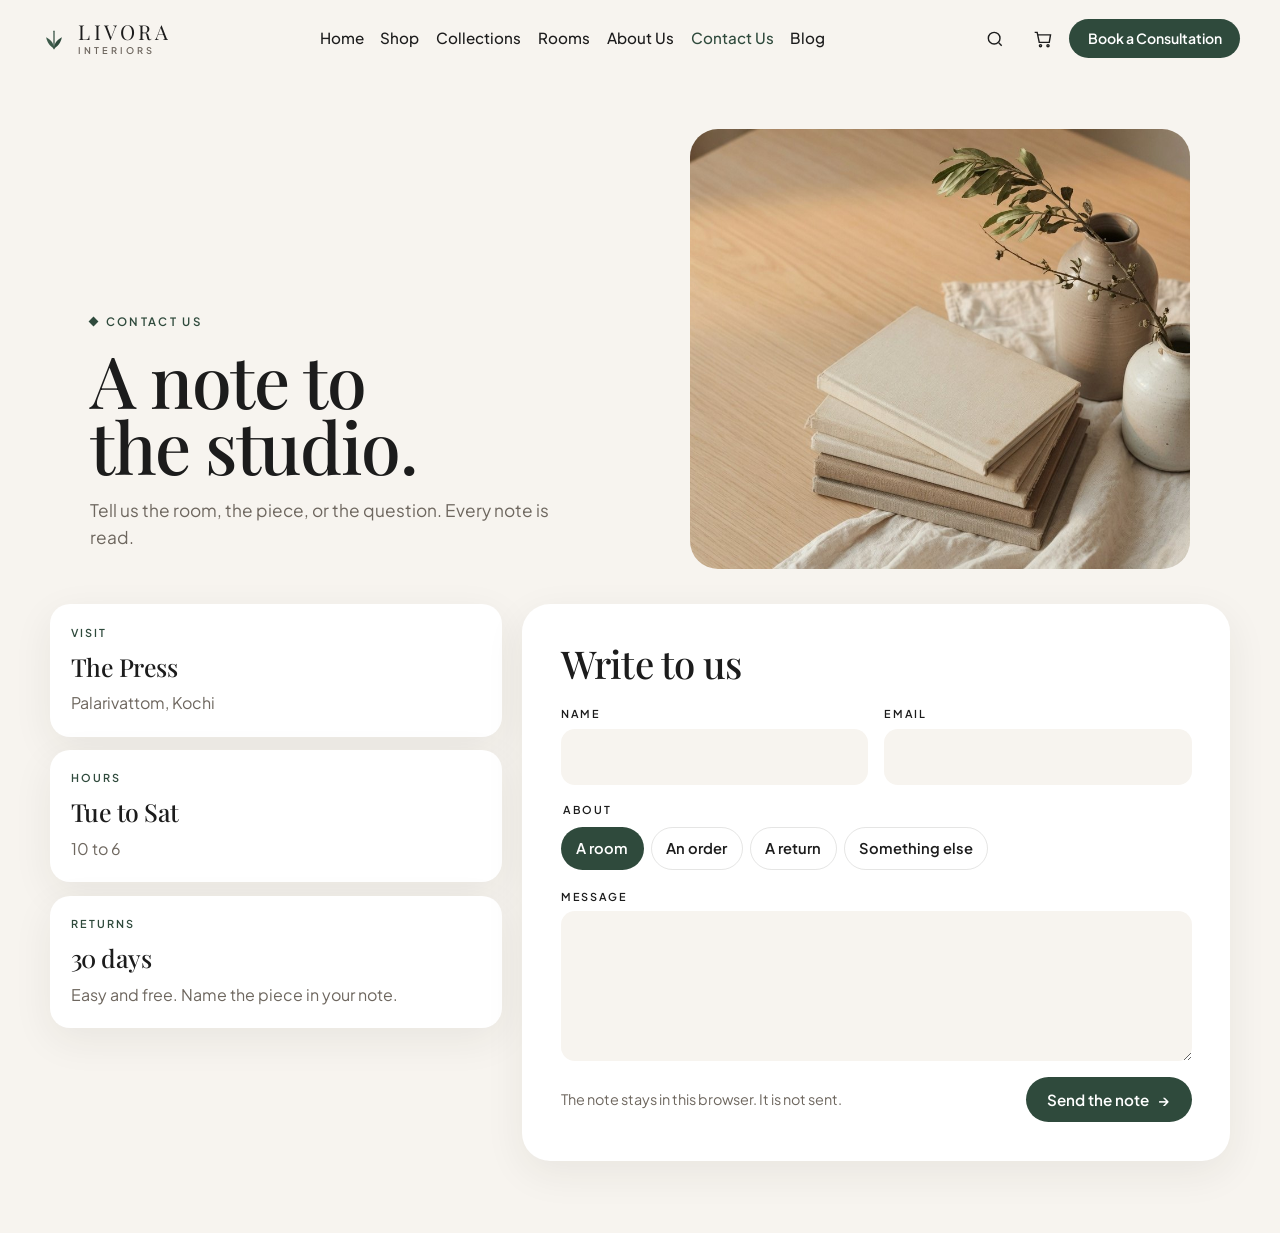
<file: contact.html>
<!DOCTYPE html>
<html lang="en">
<head>
  <meta charset="UTF-8">
  <meta name="viewport" content="width=device-width, initial-scale=1">
  <title>Contact Us — Livora Interiors</title>
  <link rel="icon" href="favicon.svg" type="image/svg+xml">
  <link rel="preconnect" href="https://fonts.googleapis.com">
  <link rel="preconnect" href="https://fonts.gstatic.com" crossorigin>
  <link href="https://fonts.googleapis.com/css2?family=Playfair+Display:wght@500;600&family=Plus+Jakarta+Sans:wght@400;500;600;700&display=swap" rel="stylesheet">
  <link rel="stylesheet" href="styles.css">
</head>
<body>
  <header class="site-header" id="header">
    <a class="logo" href="index.html"><svg viewBox="0 0 32 32" aria-hidden="true"><path d="M16 27c0-7 5-11 9-13-1.4 7-5.2 10.4-9 13Z" fill="#2F4A3C"/><path d="M16 27c0-7-5-11-9-13 1.4 7 5.2 10.4 9 13Z" fill="#3D5A4A"/><path d="M16 27V7" stroke="#2F4A3C" stroke-width="1.4" stroke-linecap="round"/></svg><span class="logo-lockup"><span class="logo-name">Livora</span><span class="logo-sub">Interiors</span></span></a>
    <button class="menu-btn" id="menu-btn" type="button" aria-expanded="false" aria-controls="nav">Menu</button>
    <nav class="nav" id="nav" aria-label="Primary">
      <a href="index.html">Home</a><a href="shop.html">Shop</a><a href="collections.html">Collections</a><a href="rooms.html">Rooms</a><a href="about.html">About Us</a><a href="contact.html" aria-current="page">Contact Us</a><a href="blog.html">Blog</a>
    </nav>
    <div class="header-tools">
      <button class="icon-btn" type="button" id="open-search" aria-label="Search"><svg width="20" height="20" viewBox="0 0 24 24" fill="none" stroke="currentColor" stroke-width="1.7"><circle cx="11" cy="11" r="7"/><path d="M20 20l-3.5-3.5"/></svg></button>
      <button class="icon-btn" type="button" id="open-cart" aria-label="Cart"><svg width="20" height="20" viewBox="0 0 24 24" fill="none" stroke="currentColor" stroke-width="1.7"><path d="M6 7h15l-1.5 9h-12L5 4H2"/><circle cx="9" cy="20" r="1.3"/><circle cx="18" cy="20" r="1.3"/></svg><span class="cart-count" id="cart-count">0</span></button>
      <button class="btn btn-primary" type="button" data-open="consult">Book a Consultation</button>
    </div>
  </header>
  <main>
    <section class="contact-hero wrap">
      <div>
        <p class="eyebrow"><span class="diamond"></span> Contact us</p>
        <h1>A note to<br>the studio.</h1>
        <p class="lede">Tell us the room, the piece, or the question. Every note is read.</p>
      </div>
      <figure class="contact-photo">
        <img src="images/still.jpg" alt="Books, ceramic vases, and a branch arranged on an oak table.">
      </figure>
    </section>
    <section class="contact-layout wrap">
      <aside class="contact-facts">
        <a class="fact" href="index.html#store-map">
          <span>Visit</span>
          <strong>The Press</strong>
          <p>Palarivattom, Kochi</p>
        </a>
        <article class="fact">
          <span>Hours</span>
          <strong>Tue to Sat</strong>
          <p>10 to 6</p>
        </article>
        <article class="fact">
          <span>Returns</span>
          <strong>30 days</strong>
          <p>Easy and free. Name the piece in your note.</p>
        </article>
      </aside>
      <div class="contact-card">
        <form id="contact-form">
          <h2>Write to us</h2>
          <div class="field-row">
            <label class="field"><span>Name</span><input name="name" required autocomplete="name"></label>
            <label class="field"><span>Email</span><input type="email" name="email" required autocomplete="email"></label>
          </div>
          <fieldset class="topics">
            <legend>About</legend>
            <div class="topics-row">
              <label><input type="radio" name="topic" value="A room" checked><span>A room</span></label>
              <label><input type="radio" name="topic" value="An order"><span>An order</span></label>
              <label><input type="radio" name="topic" value="A return"><span>A return</span></label>
              <label><input type="radio" name="topic" value="Something else"><span>Something else</span></label>
            </div>
          </fieldset>
          <label class="field"><span>Message</span><textarea name="message" required></textarea></label>
          <div class="contact-actions">
            <p class="fine">The note stays in this browser. It is not sent.</p>
            <button class="btn btn-primary" type="submit">Send the note <span class="arrow">→</span></button>
          </div>
        </form>
        <div class="thanks" id="contact-thanks" hidden>
          <p class="eyebrow"><span class="diamond"></span> Received</p>
          <h2 id="thanks-title">The note is with the studio.</h2>
          <p id="thanks-copy"></p>
          <a class="btn btn-primary" href="index.html">Back to the collection</a>
        </div>
      </div>
    </section>
  </main>
  <dialog id="search"><button class="dialog-close" type="button" data-close>Close</button><h2>Search</h2><label>Find a piece<input id="search-input" type="search"></label><div class="search-list" id="search-list"></div></dialog>
  <dialog id="cart"><button class="dialog-close" type="button" data-close>Close</button><h2>Your cart</h2><div id="cart-body"></div></dialog>
  <dialog id="consult">
    <button class="dialog-close" type="button" data-close>Close</button>
    <h2>Book a consultation</h2>
    <p class="muted">Tell us the room. This preview keeps your note in the browser.</p>
    <form id="consult-form">
      <label>Name<input name="name" required autocomplete="name"></label>
      <label>Email<input type="email" name="email" required autocomplete="email"></label>
      <label>Room
        <select name="room">
          <option>Living room</option>
          <option>Bedroom</option>
          <option>Dining room</option>
          <option>Home office</option>
        </select>
      </label>
      <button class="btn btn-primary" type="submit">Request a time <span class="arrow">→</span></button>
    </form>
  </dialog>
  <script src="script.js"></script>
</body>
</html>
</file>
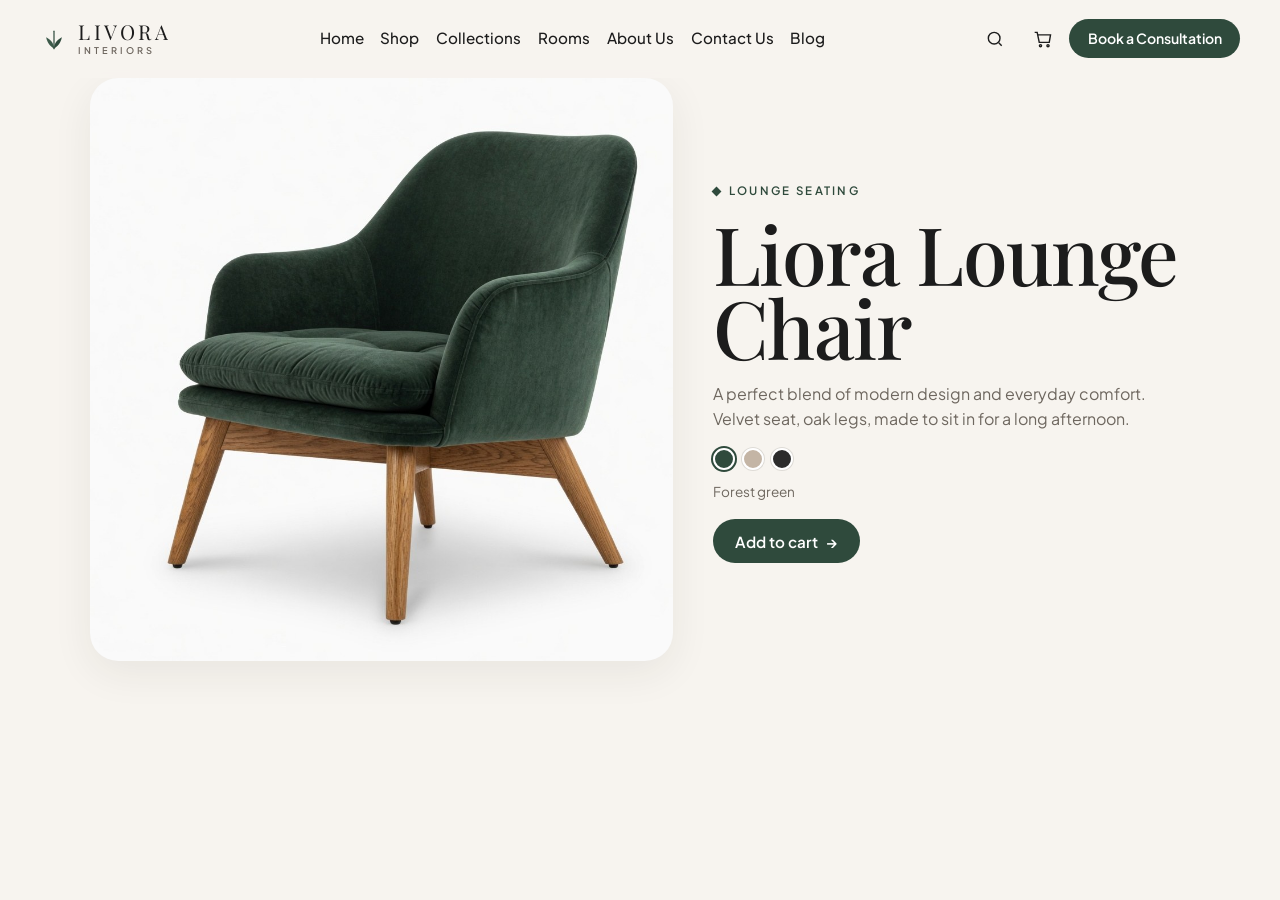
<file: product.html>
<!DOCTYPE html>
<html lang="en">
<head>
  <meta charset="UTF-8">
  <meta name="viewport" content="width=device-width, initial-scale=1">
  <title>Liora Lounge Chair — Livora Interiors</title>
  <link rel="icon" href="favicon.svg" type="image/svg+xml">
  <link rel="preconnect" href="https://fonts.googleapis.com">
  <link rel="preconnect" href="https://fonts.gstatic.com" crossorigin>
  <link href="https://fonts.googleapis.com/css2?family=Playfair+Display:wght@500;600&family=Plus+Jakarta+Sans:wght@400;500;600;700&display=swap" rel="stylesheet">
  <link rel="stylesheet" href="styles.css">
</head>
<body>
  <header class="site-header" id="header">
    <a class="logo" href="index.html"><svg viewBox="0 0 32 32" aria-hidden="true"><path d="M16 27c0-7 5-11 9-13-1.4 7-5.2 10.4-9 13Z" fill="#2F4A3C"/><path d="M16 27c0-7-5-11-9-13 1.4 7 5.2 10.4 9 13Z" fill="#3D5A4A"/><path d="M16 27V7" stroke="#2F4A3C" stroke-width="1.4" stroke-linecap="round"/></svg><span class="logo-lockup"><span class="logo-name">Livora</span><span class="logo-sub">Interiors</span></span></a>
    <button class="menu-btn" id="menu-btn" type="button" aria-expanded="false" aria-controls="nav">Menu</button>
    <nav class="nav" id="nav" aria-label="Primary">
      <a href="index.html">Home</a><a href="shop.html">Shop</a><a href="collections.html">Collections</a><a href="rooms.html">Rooms</a><a href="about.html">About Us</a><a href="contact.html">Contact Us</a><a href="blog.html">Blog</a>
    </nav>
    <div class="header-tools">
      <button class="icon-btn" type="button" id="open-search" aria-label="Search"><svg width="20" height="20" viewBox="0 0 24 24" fill="none" stroke="currentColor" stroke-width="1.7"><circle cx="11" cy="11" r="7"/><path d="M20 20l-3.5-3.5"/></svg></button>
      <button class="icon-btn" type="button" id="open-cart" aria-label="Cart"><svg width="20" height="20" viewBox="0 0 24 24" fill="none" stroke="currentColor" stroke-width="1.7"><path d="M6 7h15l-1.5 9h-12L5 4H2"/><circle cx="9" cy="20" r="1.3"/><circle cx="18" cy="20" r="1.3"/></svg><span class="cart-count" id="cart-count">0</span></button>
      <button class="btn btn-primary" type="button" data-open="consult">Book a Consultation</button>
    </div>
  </header>
  <main class="wrap product-hero" id="product-view" data-product>
    <img id="product-image" src="images/chair.jpg" alt="Liora Lounge Chair in forest-green velvet with oak legs.">
    <div>
      <p class="eyebrow"><span class="diamond"></span> <span id="product-category">Lounge seating</span></p>
      <h1 id="product-name">Liora Lounge Chair</h1>
      <p class="muted" id="product-copy">A perfect blend of modern design and everyday comfort. Velvet seat, oak legs, made to sit in for a long afternoon.</p>
      <div class="swatches" id="product-swatches" role="group" aria-label="Colors">
        <button class="swatch is-on" type="button" style="--c:#2F4A3C" data-color="Forest green" aria-label="Forest green"></button>
        <button class="swatch" type="button" style="--c:#C4B5A5" data-color="Taupe" aria-label="Taupe"></button>
        <button class="swatch" type="button" style="--c:#2C2C2C" data-color="Charcoal" aria-label="Charcoal"></button>
      </div>
      <p class="color-name" id="color-name">Forest green</p>
      <button class="btn btn-primary" type="button" id="product-add" data-add="liora" data-name="Liora Lounge Chair" data-price="599">Add to cart <span class="arrow">→</span></button>
    </div>
  </main>
  <dialog id="search"><button class="dialog-close" type="button" data-close>Close</button><h2>Search</h2><label>Find a piece<input id="search-input" type="search"></label><div class="search-list" id="search-list"></div></dialog>
  <dialog id="cart"><button class="dialog-close" type="button" data-close>Close</button><h2>Your cart</h2><div id="cart-body"></div></dialog>
  <dialog id="consult">
    <button class="dialog-close" type="button" data-close>Close</button>
    <h2>Book a consultation</h2>
    <p class="muted">Tell us the room. This preview keeps your note in the browser.</p>
    <form id="consult-form">
      <label>Name<input name="name" required autocomplete="name"></label>
      <label>Email<input type="email" name="email" required autocomplete="email"></label>
      <label>Room
        <select name="room">
          <option>Living room</option>
          <option>Bedroom</option>
          <option>Dining room</option>
          <option>Home office</option>
        </select>
      </label>
      <button class="btn btn-primary" type="submit">Request a time <span class="arrow">→</span></button>
    </form>
  </dialog>
  <script src="script.js"></script>
</body>
</html>
</file>
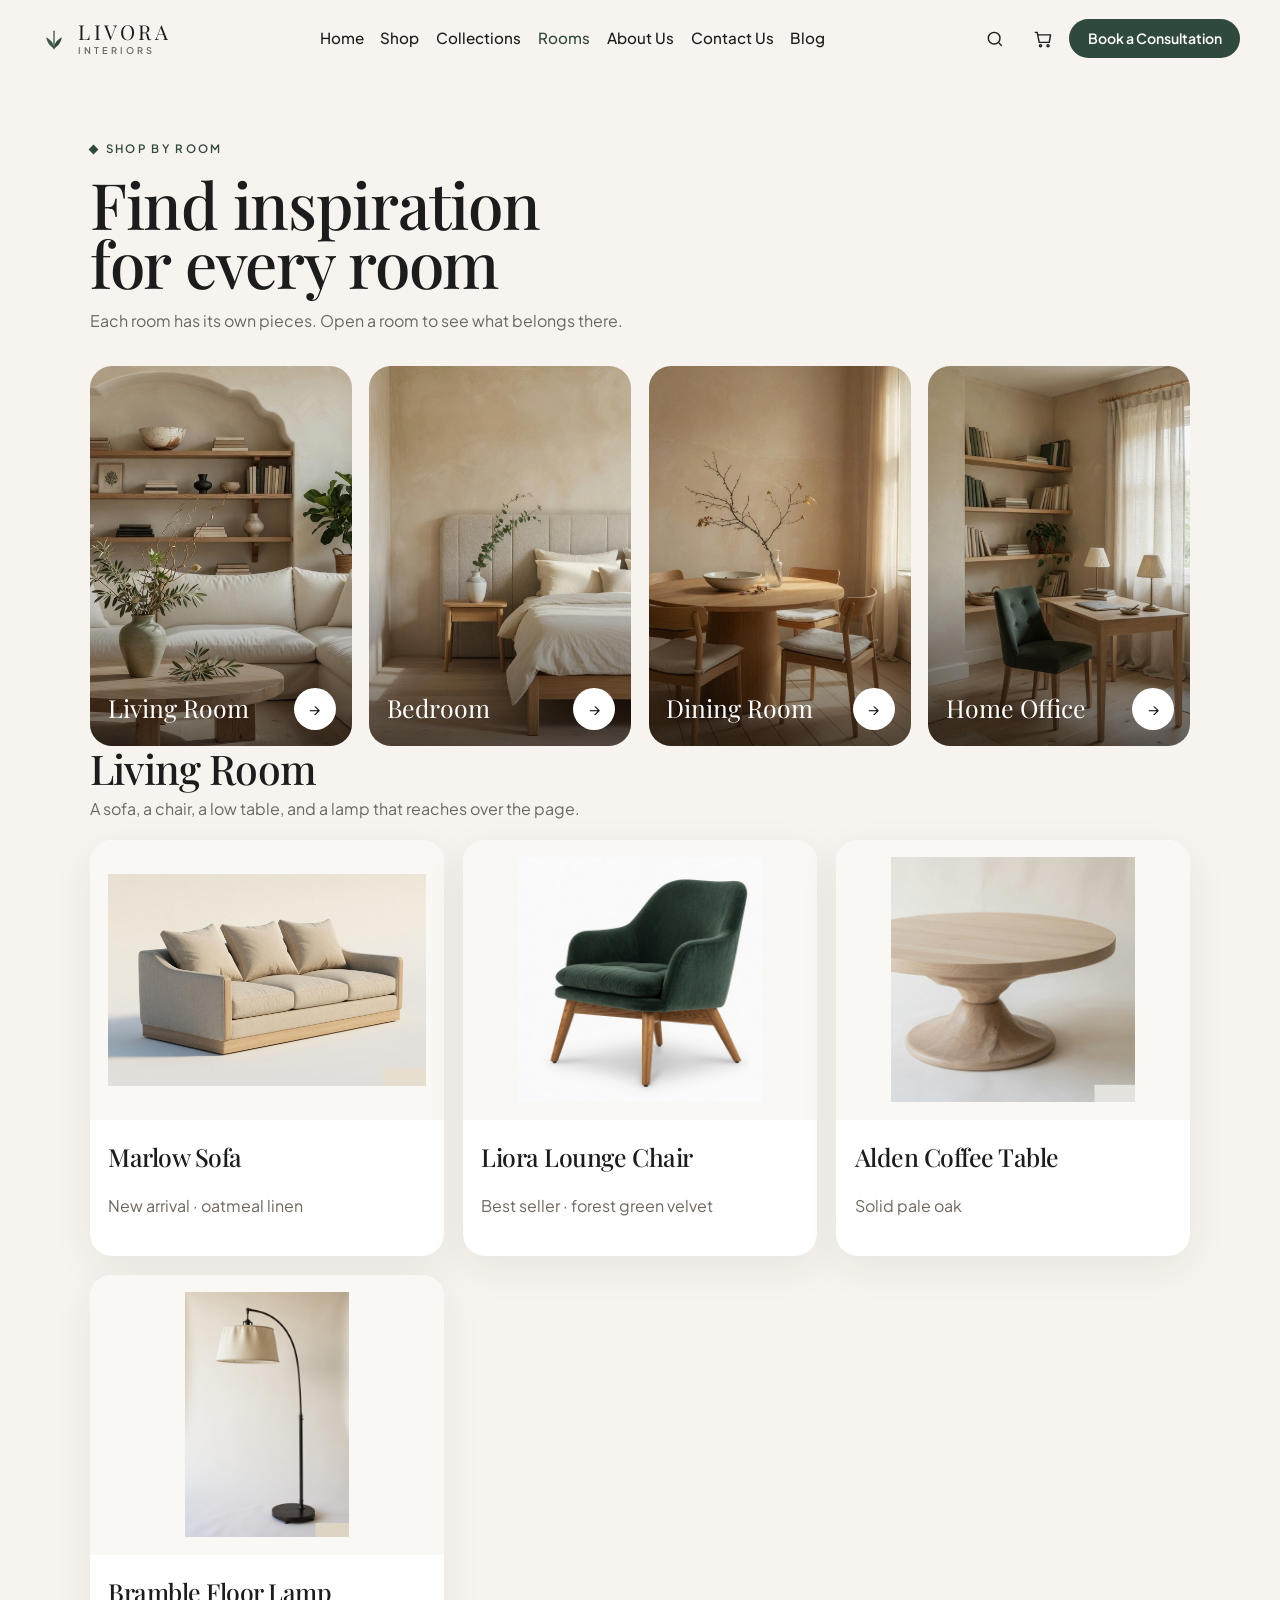
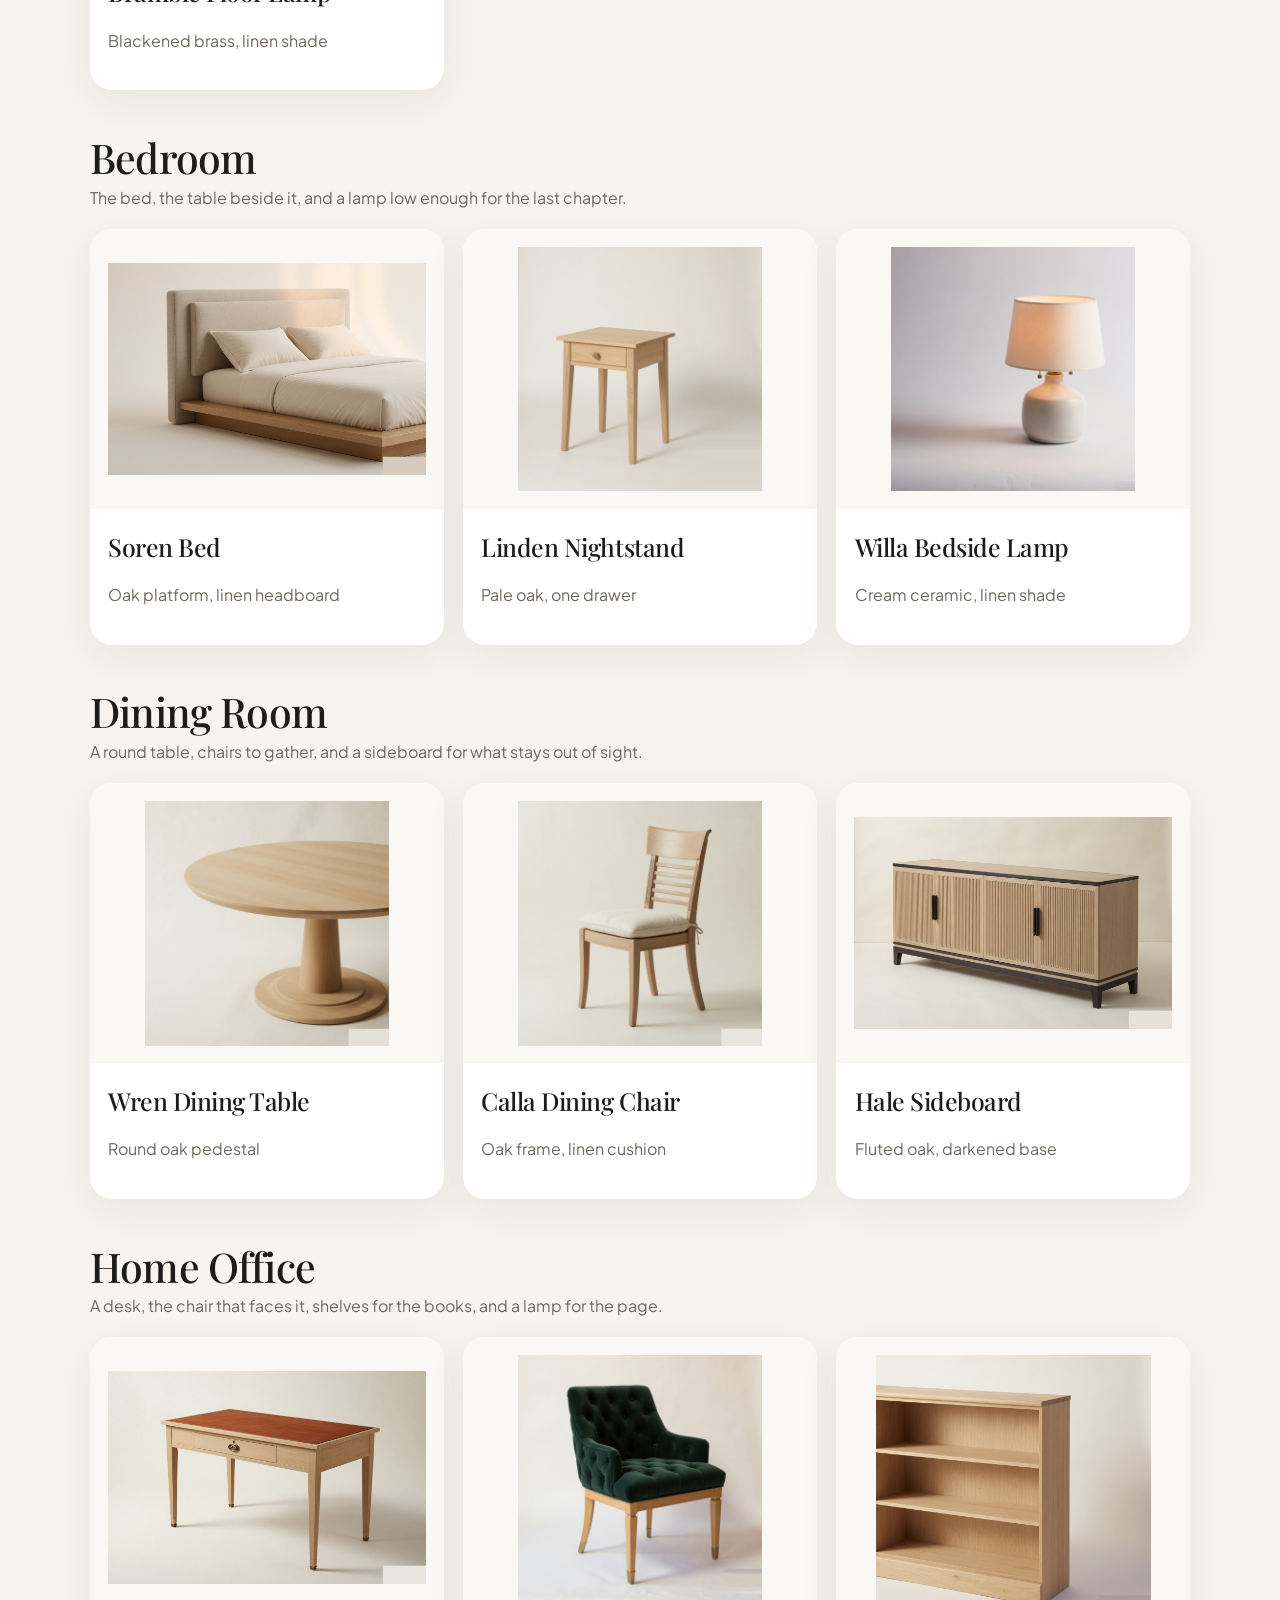
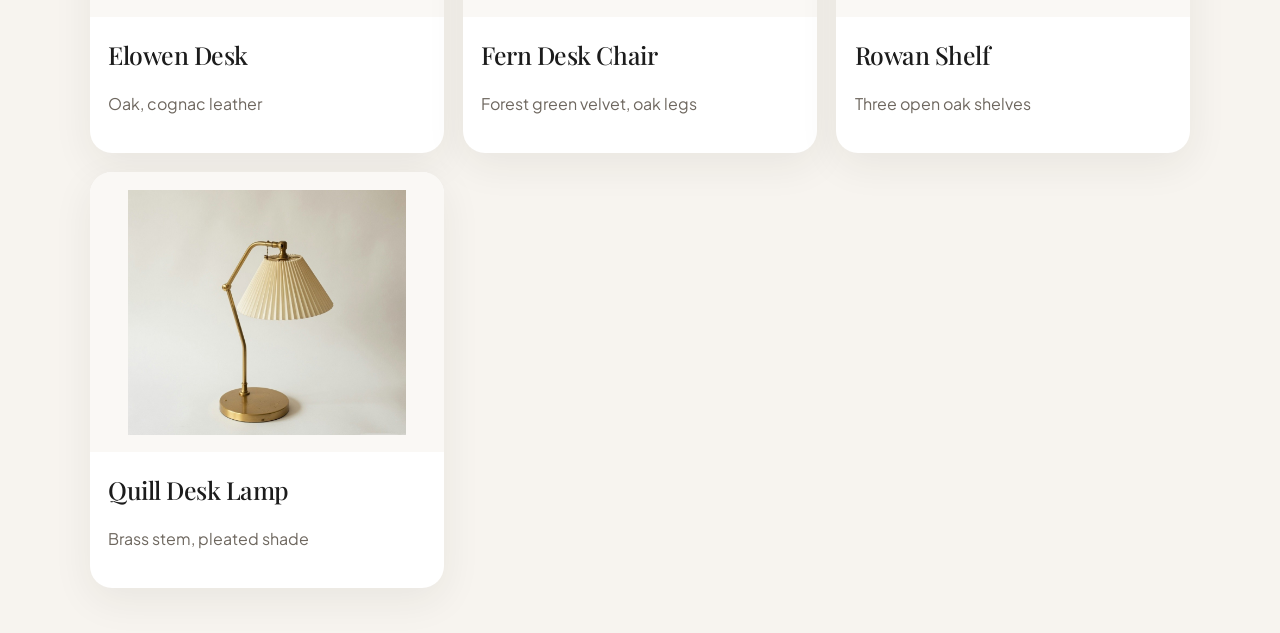
<file: rooms.html>
<!DOCTYPE html>
<html lang="en">
<head>
  <meta charset="UTF-8">
  <meta name="viewport" content="width=device-width, initial-scale=1">
  <title>Rooms — Livora Interiors</title>
  <link rel="icon" href="favicon.svg" type="image/svg+xml">
  <link rel="preconnect" href="https://fonts.googleapis.com">
  <link rel="preconnect" href="https://fonts.gstatic.com" crossorigin>
  <link href="https://fonts.googleapis.com/css2?family=Playfair+Display:wght@500;600&family=Plus+Jakarta+Sans:wght@400;500;600;700&display=swap" rel="stylesheet">
  <link rel="stylesheet" href="styles.css">
</head>
<body>
  <header class="site-header" id="header">
    <a class="logo" href="index.html"><svg viewBox="0 0 32 32" aria-hidden="true"><path d="M16 27c0-7 5-11 9-13-1.4 7-5.2 10.4-9 13Z" fill="#2F4A3C"/><path d="M16 27c0-7-5-11-9-13 1.4 7 5.2 10.4 9 13Z" fill="#3D5A4A"/><path d="M16 27V7" stroke="#2F4A3C" stroke-width="1.4" stroke-linecap="round"/></svg><span class="logo-lockup"><span class="logo-name">Livora</span><span class="logo-sub">Interiors</span></span></a>
    <button class="menu-btn" id="menu-btn" type="button" aria-expanded="false" aria-controls="nav">Menu</button>
    <nav class="nav" id="nav" aria-label="Primary">
      <a href="index.html">Home</a><a href="shop.html">Shop</a><a href="collections.html">Collections</a><a href="rooms.html" aria-current="page">Rooms</a><a href="about.html">About Us</a><a href="contact.html">Contact Us</a><a href="blog.html">Blog</a>
    </nav>
    <div class="header-tools">
      <button class="icon-btn" type="button" id="open-search" aria-label="Search"><svg width="20" height="20" viewBox="0 0 24 24" fill="none" stroke="currentColor" stroke-width="1.7"><circle cx="11" cy="11" r="7"/><path d="M20 20l-3.5-3.5"/></svg></button>
      <button class="icon-btn" type="button" id="open-cart" aria-label="Cart"><svg width="20" height="20" viewBox="0 0 24 24" fill="none" stroke="currentColor" stroke-width="1.7"><path d="M6 7h15l-1.5 9h-12L5 4H2"/><circle cx="9" cy="20" r="1.3"/><circle cx="18" cy="20" r="1.3"/></svg><span class="cart-count" id="cart-count">0</span></button>
      <button class="btn btn-primary" type="button" data-open="consult">Book a Consultation</button>
    </div>
  </header>
  <main class="wrap">
    <header class="subhero">
      <p class="eyebrow"><span class="diamond"></span> Shop by room</p>
      <h1>Find inspiration<br>for every room</h1>
      <p class="muted">Each room has its own pieces. Open a room to see what belongs there.</p>
    </header>
    <div class="rooms">
      <a class="room-card" href="#living"><img src="images/living.jpg" alt="Living room"><span class="room-label">Living Room</span><span class="room-go">→</span></a>
      <a class="room-card" href="#bedroom"><img src="images/bedroom.jpg" alt="Bedroom"><span class="room-label">Bedroom</span><span class="room-go">→</span></a>
      <a class="room-card" href="#dining"><img src="images/dining.jpg" alt="Dining room"><span class="room-label">Dining Room</span><span class="room-go">→</span></a>
      <a class="room-card" href="#office"><img src="images/office.jpg" alt="Home office"><span class="room-label">Home Office</span><span class="room-go">→</span></a>
    </div>

    <section class="room-chapter" id="living">
      <h2 class="serif">Living Room</h2>
      <p class="lede muted">A sofa, a chair, a low table, and a lamp that reaches over the page.</p>
      <div class="catalog">
        <a class="product-card" href="product.html?id=marlow"><img src="images/sofa.jpg" alt="Marlow three-seat sofa in oatmeal linen"><div><h3 class="serif">Marlow Sofa</h3><p class="muted">New arrival · oatmeal linen</p></div></a>
        <a class="product-card" href="product.html?id=liora"><img src="images/chair.jpg" alt="Liora Lounge Chair in forest green velvet"><div><h3 class="serif">Liora Lounge Chair</h3><p class="muted">Best seller · forest green velvet</p></div></a>
        <a class="product-card" href="product.html?id=alden"><img src="images/coffee.jpg" alt="Alden round oak coffee table"><div><h3 class="serif">Alden Coffee Table</h3><p class="muted">Solid pale oak</p></div></a>
        <a class="product-card" href="product.html?id=bramble"><img src="images/lamp.jpg" alt="Bramble arched floor lamp"><div><h3 class="serif">Bramble Floor Lamp</h3><p class="muted">Blackened brass, linen shade</p></div></a>
      </div>
    </section>

    <section class="room-chapter" id="bedroom">
      <h2 class="serif">Bedroom</h2>
      <p class="lede muted">The bed, the table beside it, and a lamp low enough for the last chapter.</p>
      <div class="catalog">
        <a class="product-card" href="product.html?id=soren"><img src="images/bed.jpg" alt="Soren oak bed with a linen headboard"><div><h3 class="serif">Soren Bed</h3><p class="muted">Oak platform, linen headboard</p></div></a>
        <a class="product-card" href="product.html?id=linden"><img src="images/nightstand.jpg" alt="Linden oak nightstand"><div><h3 class="serif">Linden Nightstand</h3><p class="muted">Pale oak, one drawer</p></div></a>
        <a class="product-card" href="product.html?id=willa"><img src="images/bedside.jpg" alt="Willa ceramic bedside lamp"><div><h3 class="serif">Willa Bedside Lamp</h3><p class="muted">Cream ceramic, linen shade</p></div></a>
      </div>
    </section>

    <section class="room-chapter" id="dining">
      <h2 class="serif">Dining Room</h2>
      <p class="lede muted">A round table, chairs to gather, and a sideboard for what stays out of sight.</p>
      <div class="catalog">
        <a class="product-card" href="product.html?id=wren"><img src="images/dining-table.jpg" alt="Wren round oak dining table"><div><h3 class="serif">Wren Dining Table</h3><p class="muted">Round oak pedestal</p></div></a>
        <a class="product-card" href="product.html?id=calla"><img src="images/dining-chair.jpg" alt="Calla dining chair in oak with a linen seat"><div><h3 class="serif">Calla Dining Chair</h3><p class="muted">Oak frame, linen cushion</p></div></a>
        <a class="product-card" href="product.html?id=hale"><img src="images/sideboard.jpg" alt="Hale fluted oak sideboard"><div><h3 class="serif">Hale Sideboard</h3><p class="muted">Fluted oak, darkened base</p></div></a>
      </div>
    </section>

    <section class="room-chapter" id="office">
      <h2 class="serif">Home Office</h2>
      <p class="lede muted">A desk, the chair that faces it, shelves for the books, and a lamp for the page.</p>
      <div class="catalog">
        <a class="product-card" href="product.html?id=elowen"><img src="images/desk.jpg" alt="Elowen oak desk with a leather top"><div><h3 class="serif">Elowen Desk</h3><p class="muted">Oak, cognac leather</p></div></a>
        <a class="product-card" href="product.html?id=fern"><img src="images/desk-chair.jpg" alt="Fern desk chair in forest green velvet"><div><h3 class="serif">Fern Desk Chair</h3><p class="muted">Forest green velvet, oak legs</p></div></a>
        <a class="product-card" href="product.html?id=rowan"><img src="images/shelf.jpg" alt="Rowan pale oak bookcase"><div><h3 class="serif">Rowan Shelf</h3><p class="muted">Three open oak shelves</p></div></a>
        <a class="product-card" href="product.html?id=quill"><img src="images/desk-lamp.jpg" alt="Quill brass desk lamp"><div><h3 class="serif">Quill Desk Lamp</h3><p class="muted">Brass stem, pleated shade</p></div></a>
      </div>
    </section>
  </main>
  <dialog id="search"><button class="dialog-close" type="button" data-close>Close</button><h2>Search</h2><label>Find a piece<input id="search-input" type="search"></label><div class="search-list" id="search-list"></div></dialog>
  <dialog id="cart"><button class="dialog-close" type="button" data-close>Close</button><h2>Your cart</h2><div id="cart-body"></div></dialog>
  <dialog id="consult">
    <button class="dialog-close" type="button" data-close>Close</button>
    <h2>Book a consultation</h2>
    <p class="muted">Tell us the room. This preview keeps your note in the browser.</p>
    <form id="consult-form">
      <label>Name<input name="name" required autocomplete="name"></label>
      <label>Email<input type="email" name="email" required autocomplete="email"></label>
      <label>Room
        <select name="room">
          <option>Living room</option>
          <option>Bedroom</option>
          <option>Dining room</option>
          <option>Home office</option>
        </select>
      </label>
      <button class="btn btn-primary" type="submit">Request a time <span class="arrow">→</span></button>
    </form>
  </dialog>
  <script src="script.js"></script>
</body>
</html>
</file>
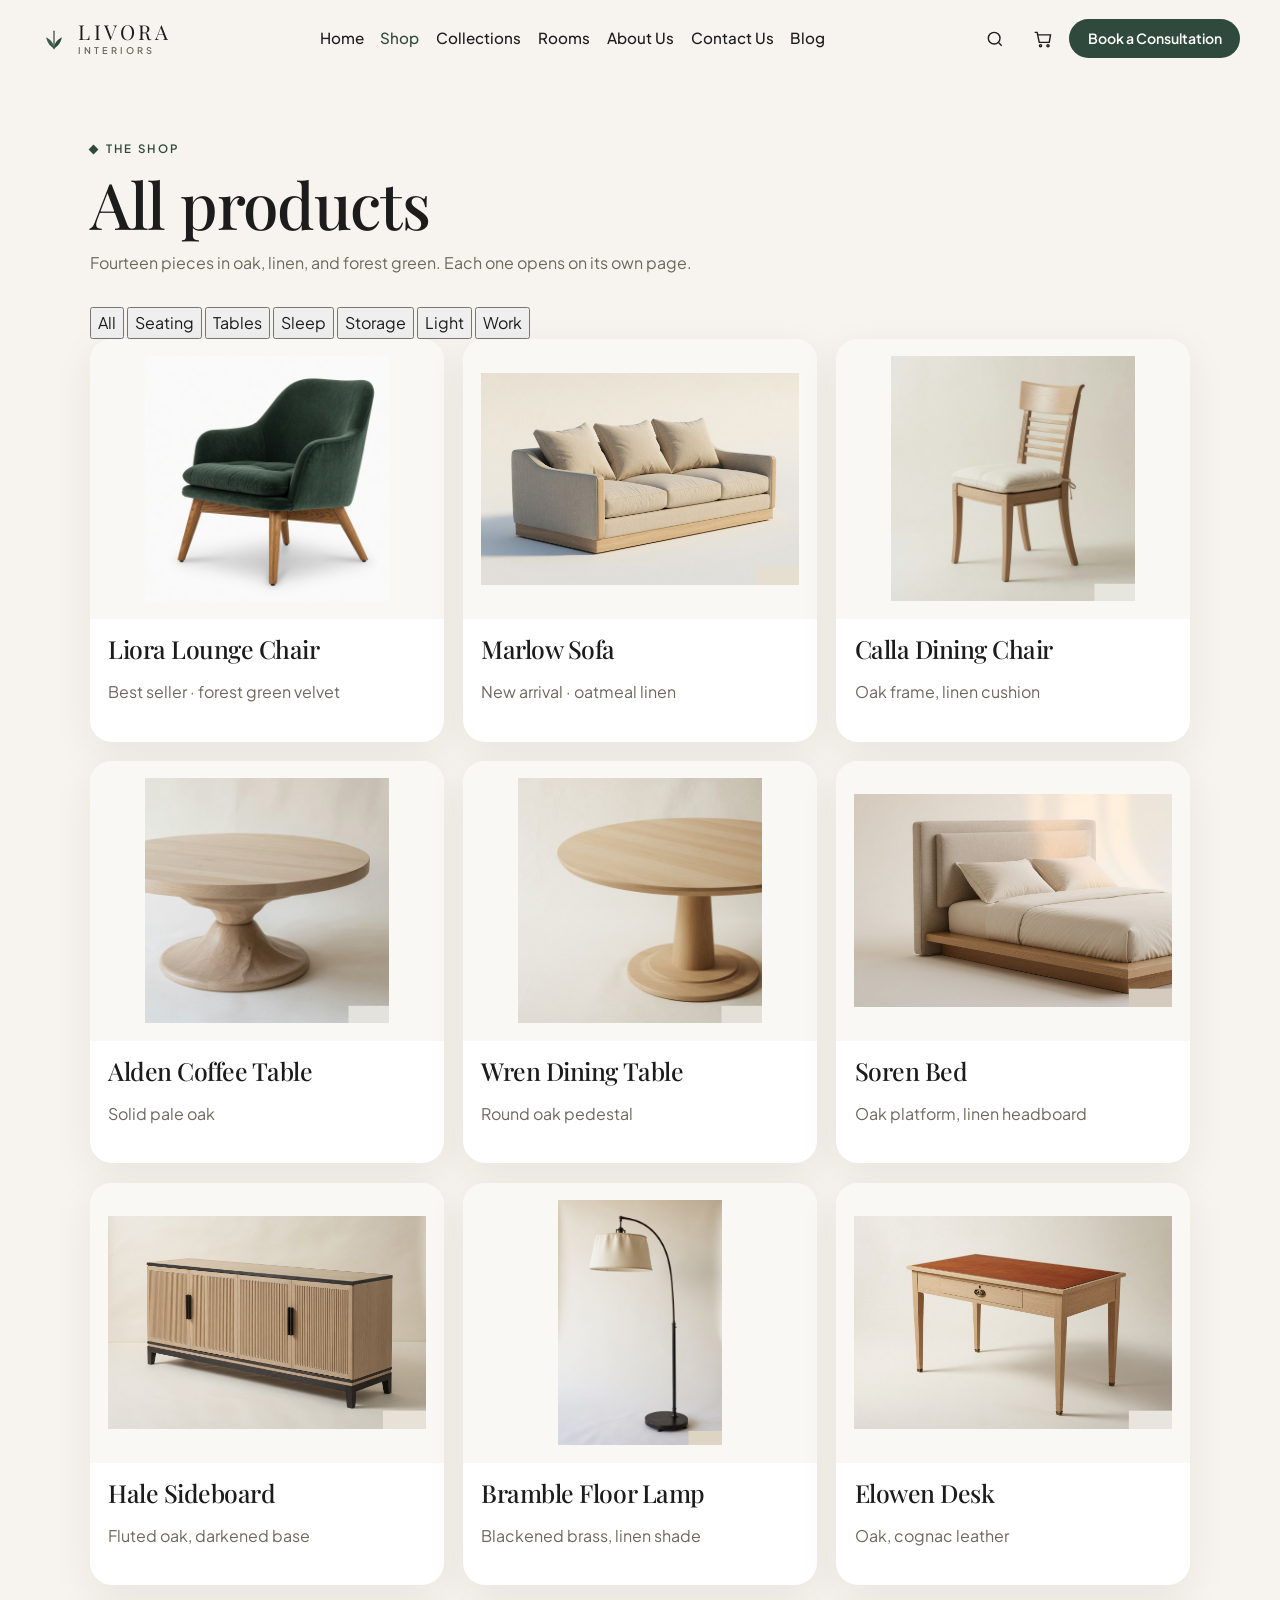
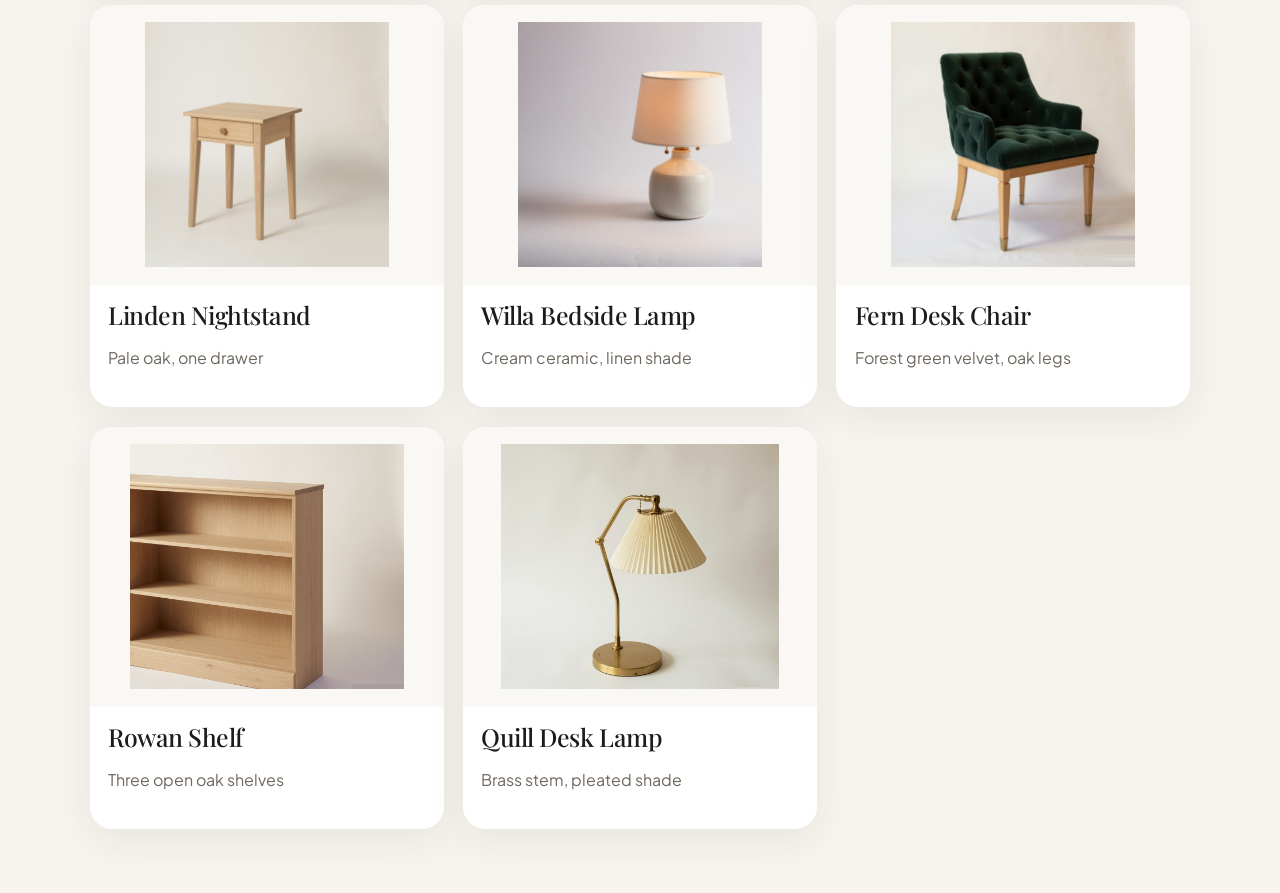
<file: shop.html>
<!DOCTYPE html>
<html lang="en">
<head>
  <meta charset="UTF-8">
  <meta name="viewport" content="width=device-width, initial-scale=1">
  <title>Shop — Livora Interiors</title>
  <link rel="icon" href="favicon.svg" type="image/svg+xml">
  <link rel="preconnect" href="https://fonts.googleapis.com">
  <link rel="preconnect" href="https://fonts.gstatic.com" crossorigin>
  <link href="https://fonts.googleapis.com/css2?family=Playfair+Display:wght@500;600&family=Plus+Jakarta+Sans:wght@400;500;600;700&display=swap" rel="stylesheet">
  <link rel="stylesheet" href="styles.css">
</head>
<body>
  <header class="site-header" id="header">
    <a class="logo" href="index.html"><svg viewBox="0 0 32 32" aria-hidden="true"><path d="M16 27c0-7 5-11 9-13-1.4 7-5.2 10.4-9 13Z" fill="#2F4A3C"/><path d="M16 27c0-7-5-11-9-13 1.4 7 5.2 10.4 9 13Z" fill="#3D5A4A"/><path d="M16 27V7" stroke="#2F4A3C" stroke-width="1.4" stroke-linecap="round"/></svg><span class="logo-lockup"><span class="logo-name">Livora</span><span class="logo-sub">Interiors</span></span></a>
    <button class="menu-btn" id="menu-btn" type="button" aria-expanded="false" aria-controls="nav">Menu</button>
    <nav class="nav" id="nav" aria-label="Primary">
      <a href="index.html">Home</a><a href="shop.html" aria-current="page">Shop</a><a href="collections.html">Collections</a><a href="rooms.html">Rooms</a><a href="about.html">About Us</a><a href="contact.html">Contact Us</a><a href="blog.html">Blog</a>
    </nav>
    <div class="header-tools">
      <button class="icon-btn" type="button" id="open-search" aria-label="Search"><svg width="20" height="20" viewBox="0 0 24 24" fill="none" stroke="currentColor" stroke-width="1.7"><circle cx="11" cy="11" r="7"/><path d="M20 20l-3.5-3.5"/></svg></button>
      <button class="icon-btn" type="button" id="open-cart" aria-label="Cart"><svg width="20" height="20" viewBox="0 0 24 24" fill="none" stroke="currentColor" stroke-width="1.7"><path d="M6 7h15l-1.5 9h-12L5 4H2"/><circle cx="9" cy="20" r="1.3"/><circle cx="18" cy="20" r="1.3"/></svg><span class="cart-count" id="cart-count">0</span></button>
      <button class="btn btn-primary" type="button" data-open="consult">Book a Consultation</button>
    </div>
  </header>
  <main class="wrap">
    <header class="subhero">
      <p class="eyebrow"><span class="diamond"></span> The shop</p>
      <h1>All products</h1>
      <p class="muted">Fourteen pieces in oak, linen, and forest green. Each one opens on its own page.</p>
    </header>
    <div class="filters" role="toolbar" aria-label="Filter products">
      <button type="button" class="filter" data-filter="all" aria-pressed="true">All</button>
      <button type="button" class="filter" data-filter="seating" aria-pressed="false">Seating</button>
      <button type="button" class="filter" data-filter="tables" aria-pressed="false">Tables</button>
      <button type="button" class="filter" data-filter="sleep" aria-pressed="false">Sleep</button>
      <button type="button" class="filter" data-filter="storage" aria-pressed="false">Storage</button>
      <button type="button" class="filter" data-filter="light" aria-pressed="false">Light</button>
      <button type="button" class="filter" data-filter="work" aria-pressed="false">Work</button>
    </div>
    <div class="catalog" id="catalog">
      <a class="product-card" href="product.html?id=liora" id="best" data-group="seating"><img src="images/chair.jpg" alt="Liora Lounge Chair in forest green velvet"><div><h2 class="serif">Liora Lounge Chair</h2><p class="muted">Best seller · forest green velvet</p></div></a>
      <a class="product-card" href="product.html?id=marlow" id="new" data-group="seating"><img src="images/sofa.jpg" alt="Marlow three-seat sofa in oatmeal linen"><div><h2 class="serif">Marlow Sofa</h2><p class="muted">New arrival · oatmeal linen</p></div></a>
      <a class="product-card" href="product.html?id=calla" data-group="seating"><img src="images/dining-chair.jpg" alt="Calla dining chair in oak with a linen seat"><div><h2 class="serif">Calla Dining Chair</h2><p class="muted">Oak frame, linen cushion</p></div></a>
      <a class="product-card" href="product.html?id=alden" data-group="tables"><img src="images/coffee.jpg" alt="Alden round oak coffee table"><div><h2 class="serif">Alden Coffee Table</h2><p class="muted">Solid pale oak</p></div></a>
      <a class="product-card" href="product.html?id=wren" data-group="tables"><img src="images/dining-table.jpg" alt="Wren round oak dining table"><div><h2 class="serif">Wren Dining Table</h2><p class="muted">Round oak pedestal</p></div></a>
      <a class="product-card" href="product.html?id=soren" data-group="sleep"><img src="images/bed.jpg" alt="Soren oak bed with a linen headboard"><div><h2 class="serif">Soren Bed</h2><p class="muted">Oak platform, linen headboard</p></div></a>
      <a class="product-card" href="product.html?id=hale" id="sale" data-group="storage"><img src="images/sideboard.jpg" alt="Hale fluted oak sideboard"><div><h2 class="serif">Hale Sideboard</h2><p class="muted">Fluted oak, darkened base</p></div></a>
      <a class="product-card" href="product.html?id=bramble" data-group="light"><img src="images/lamp.jpg" alt="Bramble arched floor lamp"><div><h2 class="serif">Bramble Floor Lamp</h2><p class="muted">Blackened brass, linen shade</p></div></a>
      <a class="product-card" href="product.html?id=elowen" data-group="work"><img src="images/desk.jpg" alt="Elowen oak desk with a leather top"><div><h2 class="serif">Elowen Desk</h2><p class="muted">Oak, cognac leather</p></div></a>
      <a class="product-card" href="product.html?id=linden" data-group="storage"><img src="images/nightstand.jpg" alt="Linden oak nightstand"><div><h2 class="serif">Linden Nightstand</h2><p class="muted">Pale oak, one drawer</p></div></a>
      <a class="product-card" href="product.html?id=willa" data-group="light"><img src="images/bedside.jpg" alt="Willa ceramic bedside lamp"><div><h2 class="serif">Willa Bedside Lamp</h2><p class="muted">Cream ceramic, linen shade</p></div></a>
      <a class="product-card" href="product.html?id=fern" data-group="work"><img src="images/desk-chair.jpg" alt="Fern desk chair in forest green velvet"><div><h2 class="serif">Fern Desk Chair</h2><p class="muted">Forest green velvet, oak legs</p></div></a>
      <a class="product-card" href="product.html?id=rowan" data-group="storage"><img src="images/shelf.jpg" alt="Rowan pale oak bookcase"><div><h2 class="serif">Rowan Shelf</h2><p class="muted">Three open oak shelves</p></div></a>
      <a class="product-card" href="product.html?id=quill" data-group="light"><img src="images/desk-lamp.jpg" alt="Quill brass desk lamp"><div><h2 class="serif">Quill Desk Lamp</h2><p class="muted">Brass stem, pleated shade</p></div></a>
    </div>
  </main>
  <dialog id="search"><button class="dialog-close" type="button" data-close>Close</button><h2>Search</h2><label>Find a piece<input id="search-input" type="search"></label><div class="search-list" id="search-list"></div></dialog>
  <dialog id="cart"><button class="dialog-close" type="button" data-close>Close</button><h2>Your cart</h2><div id="cart-body"></div></dialog>
  <dialog id="consult">
    <button class="dialog-close" type="button" data-close>Close</button>
    <h2>Book a consultation</h2>
    <p class="muted">Tell us the room. This preview keeps your note in the browser.</p>
    <form id="consult-form">
      <label>Name<input name="name" required autocomplete="name"></label>
      <label>Email<input type="email" name="email" required autocomplete="email"></label>
      <label>Room
        <select name="room">
          <option>Living room</option>
          <option>Bedroom</option>
          <option>Dining room</option>
          <option>Home office</option>
        </select>
      </label>
      <button class="btn btn-primary" type="submit">Request a time <span class="arrow">→</span></button>
    </form>
  </dialog>
  <script src="script.js"></script>
</body>
</html>
</file>
<file: styles.css>
:root {
  --cream: #f7f4ef;
  --cream-2: #faf8f5;
  --sand: #efeae2;
  --ink: #1c1c1c;
  --muted: #6e675f;
  --green: #2f4a3c;
  --green-2: #3d5a4a;
  --line: rgba(47, 42, 36, 0.12);
  --card: #ffffff;
  --gold: #c4a15a;
  --shadow: 0 12px 40px rgba(48, 36, 24, 0.07);
  --serif: "Playfair Display", Georgia, "Times New Roman", serif;
  --sans: "Plus Jakarta Sans", Inter, "Segoe UI", sans-serif;
  --radius: 22px;
  --header: 78px;
}

*,
*::before,
*::after { box-sizing: border-box; }

html { color-scheme: light; }

body {
  margin: 0;
  background: var(--cream);
  color: var(--ink);
  font-family: var(--sans);
  font-size: 16px;
  line-height: 1.6;
  overflow-x: clip;
}

img { max-width: 100%; display: block; }
button, input { font: inherit; color: inherit; }
a { color: inherit; }

:focus-visible {
  outline: 2px solid var(--green);
  outline-offset: 3px;
}

.skip {
  position: absolute;
  left: 1rem;
  top: -3rem;
  background: var(--green);
  color: white;
  padding: 0.5rem 0.8rem;
  border-radius: 999px;
  z-index: 80;
}
.skip:focus { top: 0.6rem; }

.wrap {
  width: min(1180px, 100%);
  max-width: 100%;
  margin-inline: auto;
  padding-inline: clamp(16px, 4vw, 40px);
}

.eyebrow {
  display: inline-flex;
  align-items: center;
  gap: 0.55rem;
  margin: 0 0 1rem;
  font-size: 0.72rem;
  font-weight: 600;
  letter-spacing: 0.2em;
  text-transform: uppercase;
  color: var(--green);
}

.diamond {
  width: 7px;
  height: 7px;
  background: var(--green);
  transform: rotate(45deg);
  flex: none;
}

h1, h2, .serif { font-family: var(--serif); font-weight: 500; letter-spacing: -0.02em; }

h1 {
  margin: 0;
  font-size: clamp(3.6rem, 6.3vw, 6.6rem);
  line-height: 0.92;
}

h2 {
  margin: 0;
  font-size: clamp(2.2rem, 3.6vw, 3.35rem);
  line-height: 1.08;
}

.lede, .muted { color: var(--muted); }

.btn {
  display: inline-flex;
  align-items: center;
  justify-content: center;
  gap: 0.55rem;
  border: none;
  cursor: pointer;
  text-decoration: none;
  border-radius: 999px;
  padding: 0.92rem 1.35rem;
  font-weight: 600;
  font-size: 0.95rem;
  line-height: 1;
}

.btn-primary { background: var(--green); color: #fff; }
.btn-primary:hover { background: var(--green-2); }
.btn .arrow { transition: transform 0.25s ease; }
.btn:hover .arrow { transform: translateX(4px); }

.btn-ghost {
  background: transparent;
  color: var(--ink);
  padding-inline: 0.2rem;
}
.btn-ghost .play {
  width: 36px;
  height: 36px;
  border-radius: 50%;
  border: 1px solid var(--line);
  display: grid;
  place-items: center;
}

.link {
  display: inline-flex;
  align-items: center;
  gap: 0.4rem;
  font-weight: 600;
  text-decoration: none;
  border-bottom: 1px solid transparent;
}
.link:hover { border-bottom-color: currentColor; }
.link:hover .arrow { transform: translateX(4px); }

.site-header {
  position: sticky;
  top: 0;
  z-index: 40;
  display: grid;
  grid-template-columns: auto 1fr auto;
  align-items: center;
  gap: 1.5rem;
  min-height: var(--header);
  padding: 0.75rem 2.5rem;
  background: rgba(247, 244, 239, 0.86);
  backdrop-filter: blur(16px);
  border-bottom: 1px solid transparent;
}
.site-header.is-stuck { border-bottom-color: var(--line); }

.logo {
  display: flex;
  align-items: center;
  gap: 0.65rem;
  text-decoration: none;
}
.logo svg { width: 28px; height: 28px; }
.logo-lockup { display: grid; line-height: 1; }
.logo-name {
  font-family: var(--serif);
  font-size: 1.28rem;
  letter-spacing: 0.16em;
  text-transform: uppercase;
}
.logo-sub {
  margin-top: 0.22rem;
  font-size: 0.58rem;
  font-weight: 600;
  letter-spacing: 0.32em;
  text-transform: uppercase;
  color: var(--muted);
}

.nav {
  display: flex;
  justify-content: center;
  flex-wrap: wrap;
  gap: 0.65rem 1.05rem;
}
.nav a {
  text-decoration: none;
  font-size: 0.95rem;
  font-weight: 500;
}
.nav a[aria-current="page"],
.nav a:hover { color: var(--green); }

.header-tools { display: flex; align-items: center; gap: 0.35rem; }
.icon-btn {
  width: 42px;
  height: 42px;
  border: none;
  background: transparent;
  border-radius: 50%;
  cursor: pointer;
  display: grid;
  place-items: center;
  position: relative;
}
.icon-btn:hover { background: rgba(47, 74, 60, 0.06); }
.cart-count {
  position: absolute;
  top: 4px;
  right: 2px;
  min-width: 16px;
  height: 16px;
  padding: 0 4px;
  border-radius: 99px;
  background: var(--green);
  color: white;
  font-size: 0.65rem;
  font-weight: 700;
  display: none;
  place-items: center;
}
.cart-count.show { display: grid; }
.header-tools .btn { padding: 0.8rem 1.15rem; font-size: 0.88rem; }
.mobile-book { display: none; }
.menu-btn { display: none; }

.hero {
  display: grid;
  grid-template-columns: 1.02fr 0.98fr;
  gap: 3.5rem;
  align-items: center;
  padding: 3.2rem 0 2rem;
}
.hero-copy { max-width: 640px; }
.hero .lede { margin: 1.4rem 0 0; max-width: min(42ch, 100%); font-size: 1.05rem; }
.hero-ctas { display: flex; flex-wrap: wrap; align-items: center; gap: 1.2rem 1.5rem; margin-top: 1.8rem; }
.proof { display: flex; align-items: center; gap: 0.85rem; margin-top: 2rem; }
.proof p { margin: 0; font-size: 0.95rem; }
.avatars { display: flex; }
.avatars img,
.avatar {
  width: 42px;
  height: 42px;
  border-radius: 50%;
  object-fit: cover;
  border: 2px solid var(--cream);
  margin-left: -10px;
}
.avatars img:first-child { margin-left: 0; }

.hero-media { position: relative; }
.hero-media > img {
  width: 100%;
  height: min(640px, 72vh);
  object-fit: cover;
  border-radius: 28px;
}
.float-card {
  position: absolute;
  right: 1.2rem;
  bottom: 1.2rem;
  display: flex;
  align-items: center;
  gap: 0.85rem;
  width: min(290px, calc(100% - 2.4rem));
  padding: 0.75rem 1rem 0.75rem 0.75rem;
  background: #fff;
  border-radius: 18px;
  text-decoration: none;
  box-shadow: 0 18px 40px rgba(40, 30, 20, 0.14);
}
.float-card img {
  width: 64px;
  height: 64px;
  border-radius: 50%;
  object-fit: cover;
}
.float-kicker { margin: 0; font-size: 0.78rem; color: var(--muted); }
.float-title { margin: 0.1rem 0; font-family: var(--serif); font-size: 1.15rem; }
.float-card span { font-size: 0.85rem; font-weight: 600; color: var(--green); }

.trust {
  display: grid;
  grid-template-columns: repeat(4, 1fr);
  gap: 1.5rem;
  padding: 1.2rem 0 0.4rem;
  border-top: 1px solid var(--line);
}
.trust article { display: grid; grid-template-columns: auto 1fr; gap: 0.75rem; align-items: start; min-width: 0; }
.trust svg { margin-top: 0.15rem; color: var(--green); }
.trust h3 { margin: 0; font-family: var(--sans); font-size: 0.98rem; font-weight: 650; letter-spacing: 0; line-height: 1.3; }
.trust p { margin: 0.15rem 0 0; color: var(--muted); font-size: 0.92rem; }

.section { padding: 6.25rem 0; }
.section-head {
  display: flex;
  justify-content: space-between;
  align-items: flex-end;
  gap: 2rem;
  margin-bottom: 2rem;
}
.section-head h2 { max-width: 12ch; }

.rooms {
  display: grid;
  grid-template-columns: repeat(4, 1fr);
  gap: 1.1rem;
}
.room-card {
  position: relative;
  display: block;
  border-radius: var(--radius);
  overflow: hidden;
  min-height: 380px;
  text-decoration: none;
  color: white;
  transition: transform 0.35s ease;
}
.room-card img {
  width: 100%;
  height: 100%;
  object-fit: cover;
  position: absolute;
  inset: 0;
}
.room-card::after {
  content: "";
  position: absolute;
  inset: auto 0 0 0;
  height: 48%;
  background: linear-gradient(transparent, rgba(20, 16, 12, 0.62));
}
.room-card:hover { transform: translateY(-6px); }
.room-label {
  position: absolute;
  left: 1.1rem;
  bottom: 1.15rem;
  z-index: 1;
  font-family: var(--serif);
  font-size: 1.55rem;
}
.room-go {
  position: absolute;
  right: 1rem;
  bottom: 1rem;
  z-index: 1;
  width: 42px;
  height: 42px;
  border-radius: 50%;
  background: #fff;
  color: var(--ink);
  display: grid;
  place-items: center;
  transition: transform 0.25s ease;
}
.room-card:hover .room-go { transform: translateX(4px); }

.feature {
  display: grid;
  grid-template-columns: 1.05fr 0.9fr 1fr;
  gap: 2rem;
  align-items: center;
  background: #fff;
  border-radius: 28px;
  padding: 2.4rem 2.2rem;
  box-shadow: var(--shadow);
}
.feature h2 { font-size: clamp(2rem, 3vw, 2.8rem); max-width: 14ch; }
.feature p { color: var(--muted); max-width: 36ch; }
.feature-photo {
  background: var(--cream-2);
  border-radius: 20px;
  display: grid;
  place-items: center;
  min-height: 420px;
}
.feature-photo img { width: 100%; height: 420px; object-fit: contain; }
.price { margin: 0.35rem 0 0.6rem; font-size: 1.35rem; font-weight: 650; }
.swatches { display: flex; gap: 0.45rem; margin: 1rem 0 1.3rem; }
.swatches[hidden], .color-name[hidden] { display: none; }
.swatch {
  width: 22px;
  height: 22px;
  border-radius: 50%;
  border: 2px solid #fff;
  box-shadow: 0 0 0 1px var(--line);
  background: var(--c);
  cursor: pointer;
  padding: 0;
}
.swatch.is-on { box-shadow: 0 0 0 2px var(--green); }
.color-name { margin: -0.6rem 0 1rem; font-size: 0.85rem; color: var(--muted); }

.arrival {
  position: relative;
  display: grid;
  grid-template-columns: 1fr 1.15fr;
  min-height: 440px;
  background: var(--green);
  color: #fff;
  border-radius: 28px;
  overflow: hidden;
}
.arrival-copy { padding: 3.2rem 3rem; align-self: center; max-width: 460px; }
.arrival .eyebrow { color: rgba(255, 255, 255, 0.78); }
.arrival .diamond { background: #fff; }
.arrival h2 { color: #fff; }
.arrival p { color: rgba(255, 255, 255, 0.82); }
.arrival .link { color: #fff; }
.arrival-photo { min-height: 100%; }
.arrival-photo img { width: 100%; height: 100%; object-fit: cover; min-height: 440px; }
.arrival-nav {
  position: absolute;
  top: 1.1rem;
  right: 1.1rem;
  display: flex;
  gap: 0.45rem;
  z-index: 2;
}
.circle {
  width: 44px;
  height: 44px;
  border-radius: 50%;
  border: none;
  background: #fff;
  color: var(--ink);
  cursor: pointer;
  display: grid;
  place-items: center;
  box-shadow: 0 6px 16px rgba(0, 0, 0, 0.08);
}
.circle:hover { transform: translateY(-2px); }

.why {
  display: grid;
  grid-template-columns: repeat(4, 1fr);
  gap: 1.75rem;
  margin-top: 2.4rem;
}
.why article h3 {
  margin: 0.8rem 0 0.35rem;
  font-family: var(--sans);
  font-size: 1.05rem;
  font-weight: 650;
  letter-spacing: 0;
}
.why p { margin: 0; color: var(--muted); }
.icon-blob {
  width: 48px;
  height: 48px;
  border-radius: 14px;
  background: #fff;
  display: grid;
  place-items: center;
  color: var(--green);
  box-shadow: var(--shadow);
}

.reviews {
  display: grid;
  grid-template-columns: repeat(3, 1fr);
  gap: 1.1rem;
}
.review {
  background: #fff;
  border-radius: var(--radius);
  padding: 1.5rem 1.4rem 1.3rem;
  box-shadow: var(--shadow);
  transition: transform 0.3s ease;
}
.review:hover { transform: translateY(-4px); }
.stars { color: var(--gold); letter-spacing: 0.12em; margin-bottom: 0.7rem; }
.review blockquote { margin: 0 0 1.2rem; font-size: 1.02rem; }
.who { display: flex; align-items: center; gap: 0.7rem; }
.who img { width: 44px; height: 44px; border-radius: 50%; object-fit: cover; }
.who strong { display: block; font-size: 0.95rem; }
.who span { color: var(--muted); font-size: 0.85rem; }
.carousel-row { display: flex; justify-content: flex-end; gap: 0.45rem; margin-top: 1.2rem; }

.newsletter {
  display: grid;
  grid-template-columns: 1.15fr 1fr 0.85fr;
  gap: 1.5rem;
  align-items: center;
  background: var(--sand);
  border-radius: 28px;
  padding: 1.2rem 1.2rem 1.2rem 2.4rem;
  overflow: hidden;
}
.newsletter h2 { font-size: clamp(2rem, 3vw, 2.7rem); max-width: 14ch; }
.news-form { display: flex; gap: 0.55rem; background: #fff; border-radius: 999px; padding: 0.35rem 0.35rem 0.35rem 1rem; }
.news-form input {
  flex: 1;
  border: none;
  background: transparent;
  min-width: 0;
  outline: none;
}
.newsletter-photo {
  height: 220px;
  border-radius: 20px;
  overflow: hidden;
}
.newsletter-photo img { width: 100%; height: 100%; object-fit: cover; }
.form-note { margin: 0.7rem 0 0; color: var(--green); font-weight: 600; }

.footer {
  padding: 4.5rem 0 2rem;
  border-top: 1px solid var(--line);
  margin-top: 1rem;
}
.footer-grid {
  display: grid;
  grid-template-columns: 1.3fr repeat(4, 1fr);
  gap: 2rem;
}
.footer h3 {
  margin: 0 0 0.8rem;
  font-family: var(--sans);
  font-size: 0.95rem;
  font-weight: 700;
  letter-spacing: 0;
}
.footer a, .footer p { color: var(--muted); text-decoration: none; }
.footer li { list-style: none; margin: 0.4rem 0; }
.footer ul { margin: 0; padding: 0; }
.footer a:hover { color: var(--ink); }
.brand-blurb { max-width: 28ch; margin: 0.8rem 0 1rem; }
.socials { display: flex; gap: 0.4rem; }
.socials a {
  width: 36px;
  height: 36px;
  border-radius: 50%;
  border: 1px solid var(--line);
  display: grid;
  place-items: center;
  color: var(--ink);
}
.legal {
  display: flex;
  justify-content: space-between;
  gap: 1rem;
  margin-top: 2.5rem;
  padding-top: 1rem;
  border-top: 1px solid var(--line);
  color: var(--muted);
  font-size: 0.85rem;
}

.subhero { padding: 3.5rem 0 1rem; }
.subhero h1 { font-size: clamp(2.8rem, 5vw, 4.6rem); }
.product-layout, .catalog {
  display: grid;
  gap: 1.2rem;
}
.catalog { grid-template-columns: repeat(3, 1fr); padding-bottom: 4rem; }
.room-chapter { scroll-margin-top: 5.75rem; }
.room-chapter h2 { font-size: clamp(2rem, 3.2vw, 2.7rem); margin: 0 0 0.35rem; }
.room-chapter .lede { max-width: 48ch; margin: 0 0 1.15rem; }
.room-chapter .catalog { padding-bottom: 2.8rem; }
.product-card, .panel {
  background: #fff;
  border-radius: var(--radius);
  overflow: hidden;
  box-shadow: var(--shadow);
  text-decoration: none;
}
.product-card img { width: 100%; height: 280px; object-fit: cover; background: var(--cream-2); }
.catalog .product-card img { object-fit: contain; padding: 1.1rem; }
.catalog .product-card h2,
.catalog .product-card h3 { font-size: 1.55rem; margin: 0; font-weight: 500; }
.product-card div, .panel { padding: 1.1rem 1.15rem 1.3rem; }
.product-hero {
  display: grid;
  grid-template-columns: 1.1fr 0.9fr;
  gap: 2.5rem;
  align-items: center;
  padding-bottom: 5rem;
}
.product-hero img {
  width: 100%;
  background: #fff;
  border-radius: 28px;
  box-shadow: var(--shadow);
}

dialog {
  border: none;
  border-radius: 24px;
  padding: 1.5rem;
  width: min(480px, calc(100vw - 1.5rem));
  background: var(--cream-2);
  color: var(--ink);
  box-shadow: 0 30px 80px rgba(30, 22, 14, 0.25);
}
dialog::backdrop { background: rgba(28, 24, 20, 0.45); }
dialog h2 { font-size: 2rem; margin: 0 0 0.4rem; padding-right: 4.5rem; }
.dialog-close {
  position: absolute;
  top: 0.8rem;
  right: 0.9rem;
  border: none;
  background: transparent;
  cursor: pointer;
  font-weight: 600;
}
dialog label { display: grid; gap: 0.25rem; margin: 0.8rem 0; font-size: 0.85rem; font-weight: 600; }
dialog input, dialog select, dialog textarea {
  border: none;
  border-bottom: 1px solid var(--ink);
  background: transparent;
  padding: 0.45rem 0;
  border-radius: 0;
}
.search-list { display: grid; gap: 0.4rem; margin-top: 0.8rem; }
.search-list a { text-decoration: none; padding: 0.45rem 0; border-bottom: 1px solid var(--line); }
.cart-line { display: flex; justify-content: space-between; gap: 1rem; margin: 1rem 0; }

@media (max-width: 980px) {
  .wrap { padding-inline: 20px; }
  .site-header {
    display: flex;
    flex-wrap: wrap;
    align-items: center;
    padding-inline: 1rem;
  }
  .logo { margin-right: auto; }
  .header-tools { margin-left: auto; }
  .nav { width: 100%; }
  .menu-btn {
    display: inline-flex;
    border: 1px solid var(--line);
    background: #fff;
    border-radius: 999px;
    padding: 0.45rem 0.8rem;
    cursor: pointer;
    font-weight: 600;
  }
  .nav {
    display: none;
    position: absolute;
    top: 100%;
    left: 0;
    right: 0;
    flex-direction: column;
    gap: 0.2rem;
    padding: 0.5rem 1rem 1rem;
    background: rgba(247, 244, 239, 0.98);
    border-bottom: 1px solid var(--line);
  }
  .site-header.is-open .nav { display: flex; }
  .nav a { padding: 0.7rem 0.2rem; }
  .header-tools .btn { display: none; }
  .mobile-book { display: inline-flex; }
  .hero, .feature, .arrival, .newsletter, .product-hero, .footer-grid {
    grid-template-columns: 1fr;
  }
  .rooms, .reviews, .catalog { grid-template-columns: 1fr 1fr; }
  .trust, .why { grid-template-columns: 1fr 1fr; }
  .hero { padding-top: 1.4rem; gap: 1.6rem; }
  .hero-media > img, .arrival-photo img { height: 420px; min-height: 0; }
  .feature-photo, .feature-photo img { min-height: 0; height: 320px; }
  .section { padding: 4rem 0; }
  .section-head { align-items: flex-start; flex-direction: column; }
  .newsletter { padding: 1.4rem; }
  .arrival-copy { padding: 3.4rem 1.4rem 1.4rem; }
}

@media (max-width: 640px) {
  h1 { font-size: clamp(2.7rem, 11vw, 3.35rem); }
  .hero, .hero-copy, .wrap, .trust { min-width: 0; }
  .hero .lede { max-width: 100%; }
  .header-tools { width: 100%; margin-left: 0; justify-content: flex-end; }
  .catalog, .reviews, .rooms { grid-template-columns: 1fr; }
  .room-card { min-height: 240px; }
  .subhero h1 { font-size: clamp(2.15rem, 9vw, 2.8rem); }
  .news-form { flex-direction: column; border-radius: 18px; padding: 0.7rem; }
  .site-header { display: flex; flex-wrap: wrap; }
  .header-tools { flex: 1 0 100%; justify-content: flex-end; }
  .header-tools .btn { font-size: 0.78rem; padding: 0.7rem 0.95rem; }
  .hero-ctas { flex-direction: column; align-items: flex-start; }
  .proof { align-items: flex-start; }
  .float-card { right: 0.7rem; bottom: 0.7rem; }
  .float-title { font-size: 1rem; }
}

.contact-hero {
  display: grid;
  grid-template-columns: 1.05fr 0.95fr;
  gap: 3rem;
  align-items: end;
  padding-top: 3.2rem;
}
.contact-hero h1 {
  font-size: clamp(3.2rem, 5.6vw, 5.5rem);
  max-width: 9ch;
}
.contact-hero .lede { margin-top: 1.1rem; max-width: min(36ch, 100%); font-size: 1.08rem; }
.contact-photo { margin: 0; }
.contact-photo img {
  width: 100%;
  height: 440px;
  object-fit: cover;
  border-radius: 28px;
}
.contact-layout {
  display: grid;
  grid-template-columns: 0.78fr 1.22fr;
  gap: 1.25rem;
  align-items: start;
  padding: 2.2rem 0 4.5rem;
}
.contact-facts { display: grid; gap: 0.85rem; }
.fact {
  background: #fff;
  border-radius: 20px;
  padding: 1.2rem 1.3rem 1.3rem;
  box-shadow: var(--shadow);
}
a.fact { display: block; text-decoration: none; color: inherit; transition: transform 0.25s ease; }
a.fact:hover { transform: translateY(-2px); }
.fact span {
  display: block;
  margin-bottom: 0.35rem;
  font-size: 0.68rem;
  font-weight: 600;
  letter-spacing: 0.18em;
  text-transform: uppercase;
  color: var(--green);
}
.fact strong {
  display: block;
  font-family: var(--serif);
  font-size: 1.55rem;
  font-weight: 500;
  letter-spacing: -0.02em;
}
.fact p { margin: 0.25rem 0 0; color: var(--muted); }
.contact-card {
  background: #fff;
  border-radius: 28px;
  padding: clamp(1.4rem, 3vw, 2.4rem);
  box-shadow: var(--shadow);
}
.contact-card h2 {
  margin: 0 0 1.3rem;
  font-size: clamp(1.8rem, 3vw, 2.4rem);
}
.field { display: grid; gap: 0.4rem; margin-bottom: 1rem; }
.field-row { display: grid; grid-template-columns: 1fr 1fr; gap: 1rem; }
.field span, .topics legend {
  font-size: 0.68rem;
  font-weight: 600;
  letter-spacing: 0.16em;
  text-transform: uppercase;
}
.field input, .field textarea {
  width: 100%;
  border: none;
  border-radius: 14px;
  background: var(--cream);
  padding: 0.95rem 1rem;
  font: inherit;
  color: var(--ink);
}
.field textarea { min-height: 150px; resize: vertical; }
.topics { border: 0; margin: 0 0 1.1rem; padding: 0; }
.topics legend { margin-bottom: 0.55rem; }
.topics-row { display: flex; flex-wrap: wrap; gap: 0.45rem; }
.topics label { position: relative; }
.topics input {
  position: absolute;
  opacity: 0;
  inset: 0;
}
.topics label span {
  display: inline-flex;
  border-radius: 999px;
  border: 1px solid var(--line);
  padding: 0.55rem 0.9rem;
  cursor: pointer;
  font-weight: 600;
  font-size: 0.92rem;
}
.topics input:checked + span {
  background: var(--green);
  color: #fff;
  border-color: transparent;
}
.topics input:focus-visible + span { outline: 2px solid var(--green); outline-offset: 2px; }
.contact-actions {
  display: flex;
  justify-content: space-between;
  align-items: center;
  gap: 1rem;
  margin-top: 0.4rem;
}
.fine { margin: 0; color: var(--muted); font-size: 0.9rem; max-width: 28ch; }
.thanks { padding: 1rem 0 0.4rem; }
.thanks h2 { margin-bottom: 0.6rem; }
.thanks p { color: var(--muted); max-width: 36ch; }

.store-map { padding: 1rem 0 4.5rem; scroll-margin-top: calc(var(--header) + 0.75rem); }
.store-map h2 { font-size: clamp(2rem, 3.2vw, 2.6rem); margin: 0 0 0.35rem; max-width: 16ch; }
.store-map .lede { margin: 0 0 1.1rem; }
.map-visit {
  position: relative;
  display: block;
  width: min(680px, 100%);
  height: 420px;
  border-radius: 28px;
  overflow: hidden;
  text-decoration: none;
  color: #fff;
  background: #e4d5c4;
  box-shadow: var(--shadow);
  transition: transform 0.35s ease;
}
.map-visit:hover { transform: translateY(-6px); }
.map-visit svg { position: absolute; inset: 0; width: 100%; height: 100%; }
.map-visit::after {
  content: "";
  position: absolute;
  inset: auto 0 0 0;
  height: 46%;
  background: linear-gradient(transparent, rgba(36, 28, 22, 0.5));
}
.map-copy {
  position: absolute;
  left: 1.25rem;
  right: 5rem;
  bottom: 1.15rem;
  z-index: 1;
  text-shadow: 0 1px 10px rgba(20, 16, 12, 0.35);
}
.map-copy strong {
  display: block;
  font-family: var(--serif);
  font-size: clamp(1.6rem, 3vw, 2rem);
  font-weight: 500;
  letter-spacing: -0.02em;
}
.map-copy span { display: block; color: rgba(255, 255, 255, 0.88); line-height: 1.45; }
.map-go {
  position: absolute;
  right: 1.05rem;
  bottom: 1.05rem;
  z-index: 1;
  width: 46px;
  height: 46px;
  border-radius: 50%;
  background: #fff;
  color: var(--ink);
  display: grid;
  place-items: center;
  font-size: 1.15rem;
  transition: transform 0.25s ease;
}
.map-visit:hover .map-go { transform: translateX(4px); }

@media (max-width: 860px) {
  .contact-hero,
  .contact-layout,
  .field-row { grid-template-columns: 1fr; }
  .contact-hero > div,
  .contact-layout { min-width: 0; max-width: 100%; }
  .contact-photo img { height: 280px; }
  .contact-actions { align-items: stretch; flex-direction: column; }
  .contact-hero h1 { font-size: clamp(2.5rem, 11vw, 3.3rem); max-width: 10ch; }
  .contact-hero .lede { max-width: 26ch; }
  .map-visit { height: 340px; }

}

@media (prefers-reduced-motion: reduce) {
  .room-card, .review, .btn .arrow, .room-go, .map-visit, .map-go, a.fact { transition: none; }
}
</file>
